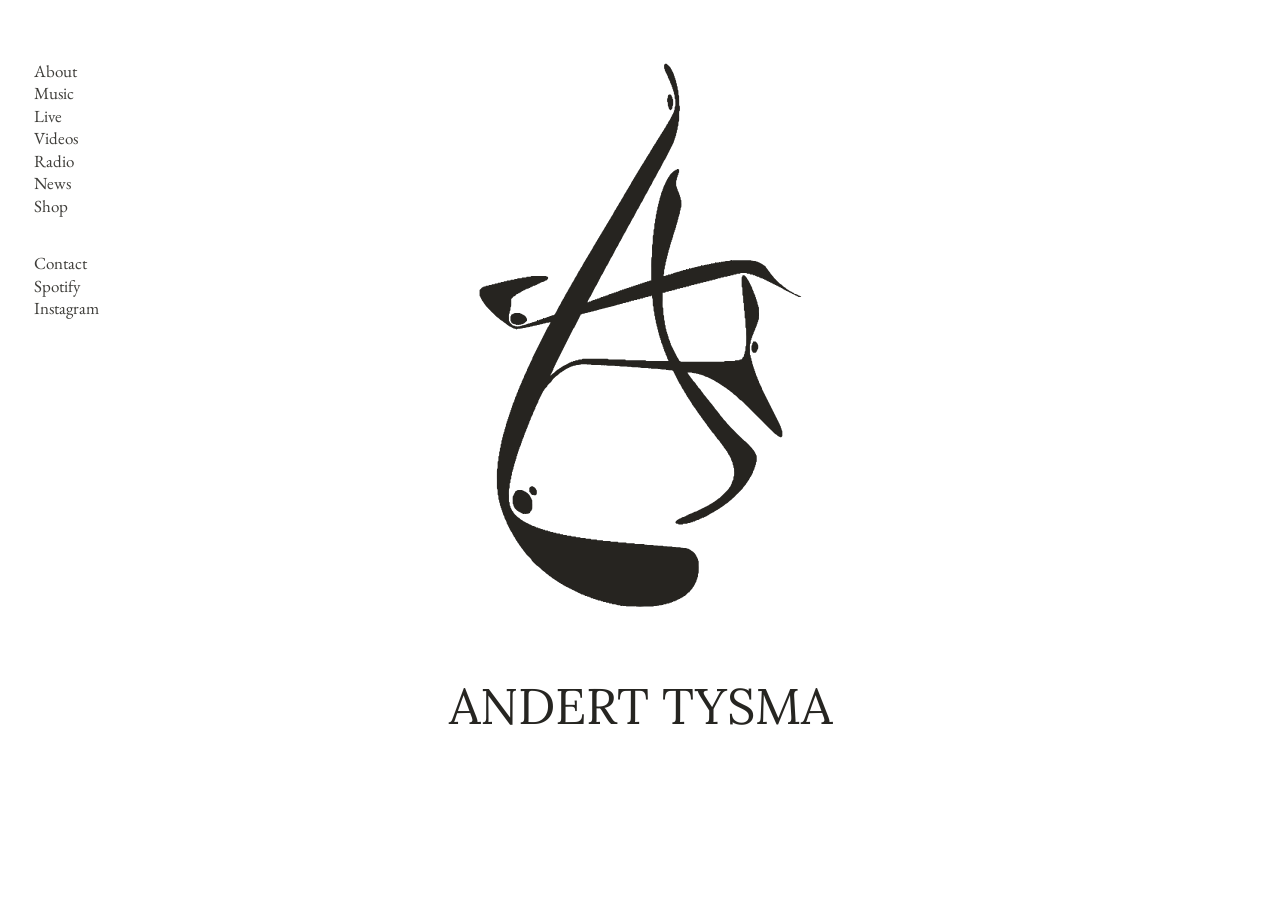
<file: index.html>
<!DOCTYPE html>
<html lang="en">
<head>
  <meta charset="utf-8">
  <meta name="viewport" content="width=device-width, initial-scale=1">
  <title>Andert Tysma</title>
  <meta name="description" content="Andert Tysma — Dutch composer and pianist.">
  <meta property="og:title" content="Andert Tysma">
  <meta property="og:image" content="assets/parallels-cover-1200.jpg">
  <link rel="icon" type="image/svg+xml" href="assets/at-logo.svg">
  <link rel="preconnect" href="https://fonts.googleapis.com">
  <link rel="preconnect" href="https://fonts.gstatic.com" crossorigin>
  <link href="https://fonts.googleapis.com/css2?family=EB+Garamond:ital,wght@0,400;0,500;1,400&family=Lora:wght@400&display=swap" rel="stylesheet">
  <link rel="stylesheet" href="style.css">
</head>
<body>
  <div class="site">
    <nav class="side side--home" aria-label="Main">
      <ul>
        <li><a href="about.html">About</a></li>
        <li><a href="music.html">Music</a></li>
        <li><a href="live.html">Live</a></li>
        <li><a href="videos.html">Videos</a></li>
        <li><a href="radio.html">Radio</a></li>
        <li><a href="news.html">News</a></li>
        <li><a href="shop.html">Shop</a></li>
      </ul>
      <ul>
        <li><a href="contact.html">Contact</a></li>
        <li><a href="https://open.spotify.com/artist/7K5Ed9APcbqH6erstMpdcM" target="_blank" rel="noopener">Spotify</a></li>
        <li><a href="https://www.instagram.com/anderttysma/" target="_blank" rel="noopener">Instagram</a></li>
      </ul>
    </nav>

    <main class="content content--home">
      <!-- Home: large logo centred on the page, name underneath -->
      <div class="home-hero">
      <a class="home-logo" href="music.html" aria-label="Andert Tysma — listen">
        <svg viewBox="0 0 478 806" role="img" aria-label="Andert Tysma logo"><path fill="currentColor" fill-rule="evenodd" d="M257,762.5C257.2,762 257.5,762 260.5,762C263.5,762 263.8,762 264,761.5C264.2,761 264.5,761 267,761C269.5,761 269.8,761 270,760.5C270.2,760.1 270.5,760 272,760C273.5,760 273.8,759.9 274,759.5C274.2,759.1 274.5,759 276,759C277.5,759 277.8,758.9 278,758.5C278.2,758.1 278.5,758 279.5,758C280.5,758 280.8,757.9 281,757.5C281.2,757.2 281.5,757 282,757C282.5,757 282.8,756.8 283,756.5C283.2,756.1 283.5,756 284.5,756C285.5,756 285.8,755.9 286,755.5C286.2,755.2 286.5,755 287,755C287.5,755 287.8,754.8 288,754.5C288.2,754.2 288.5,754 289,754C289.5,754 289.8,753.8 290,753.5C290.2,753.2 290.5,753 291,753C291.5,753 291.8,752.8 292,752.5C292.2,752.2 292.5,752 293,752C293.5,752 293.8,751.8 294,751.5C294.2,751.2 294.5,751 294.9,751C295.4,751 295.9,750.7 296.5,750C297.1,749.4 297.6,749 297.9,749C298.4,749 299.3,748.2 301,746.5C302.8,744.7 303.6,744 304.1,744C304.8,743.9 304.9,743.8 304.9,743.1C305,742.6 305.6,741.9 307,740.5C308.4,739.1 309,738.4 309,738C309,737.6 309.4,737 310,736.5C310.7,735.9 311,735.4 311,735C311,734.5 311.2,734.2 311.5,734C311.8,733.8 312,733.5 312,733C312,732.5 312.2,732.2 312.5,732C312.8,731.8 313,731.5 313,731C313,730.5 313.2,730.2 313.5,730C313.9,729.8 314,729.5 314,728.5C314,727.5 314.1,727.2 314.5,727C314.9,726.8 315,726.5 315,725.5C315,724.5 315.1,724.2 315.5,724C315.9,723.8 316,723.5 316,721.5C316,719.5 316.1,719.2 316.5,719C317,718.8 317,718.5 317,710.5C317,702.5 317,702.2 316.5,702C316.1,701.8 316,701.5 316,700.5C316,699.5 315.9,699.2 315.5,699C315.2,698.8 315,698.5 315,698C315,697.5 314.8,697.2 314.5,697C314.2,696.8 314,696.5 314,696C314,695.5 313.8,695.2 313.5,695C313.2,694.9 313,694.5 313,694.1C313,693.3 308.8,689 307.9,689C307.6,689 307,688.6 306.5,688C305.9,687.3 305.4,687 304.9,687C304.5,687 304.2,686.8 304,686.5C303.8,686.1 303.5,686 302.5,686C301.5,686 301.2,685.9 301,685.5C300.8,685 300.5,685 297,685C293.5,685 293.2,685 293,684.5C292.8,684 292.5,684 287.5,684C282.5,684 282.2,684 282,683.5C281.8,683 281.5,683 276,683C270.5,683 270.2,683 270,682.5C269.8,682 269.5,682 263.5,682C257.5,682 257.2,682 257,681.5C256.8,681 256.5,681 251,681C245.5,681 245.2,681 245,680.5C244.8,680 244.5,680 238.5,680C232.5,680 232.2,680 232,679.5C231.8,679 231.5,679 226.5,679C221.5,679 221.2,679 221,678.5C220.8,678 220.5,678 215.5,678C210.5,678 210.2,678 210,677.5C209.8,677 209.5,677 205,677C200.5,677 200.2,677 200,676.5C199.8,676 199.5,676 195,676C190.5,676 190.2,676 190,675.5C189.8,675 189.5,675 186,675C182.5,675 182.2,675 182,674.5C181.8,674 181.5,674 178,674C174.5,674 174.2,674 174,673.5C173.8,673 173.5,673 170.5,673C167.5,673 167.2,673 167,672.5C166.8,672 166.5,672 163.5,672C160.5,672 160.2,672 160,671.5C159.8,671 159.5,671 157,671C154.5,671 154.2,671 154,670.5C153.8,670 153.5,670 151,670C148.5,670 148.2,670 148,669.5C147.8,669 147.5,669 145,669C142.5,669 142.2,669 142,668.5C141.8,668 141.5,668 139.5,668C137.5,668 137.2,668 137,667.5C136.8,667.1 136.5,667 135,667C133.5,667 133.2,666.9 133,666.5C132.8,666 132.5,666 130.5,666C128.5,666 128.2,666 128,665.5C127.8,665.1 127.5,665 126,665C124.5,665 124.2,664.9 124,664.5C123.8,664.1 123.5,664 122,664C120.5,664 120.2,663.9 120,663.5C119.8,663.1 119.5,663 118.5,663C117.5,663 117.2,662.9 117,662.5C116.8,662.1 116.5,662 115,662C113.5,662 113.2,661.9 113,661.5C112.8,661.1 112.5,661 111.5,661C110.5,661 110.2,660.9 110,660.5C109.8,660.1 109.5,660 108.5,660C107.5,660 107.2,659.9 107,659.5C106.8,659.1 106.5,659 105.5,659C104.5,659 104.2,658.9 104,658.5C103.8,658.1 103.5,658 102.5,658C101.5,658 101.2,657.9 101,657.5C100.8,657.2 100.5,657 100,657C99.5,657 99.2,656.8 99,656.5C98.8,656.1 98.5,656 97.5,656C96.5,656 96.2,655.9 96,655.5C95.8,655.2 95.5,655 95,655C94.5,655 94.2,654.8 94,654.5C93.8,654.2 93.5,654 93,654C92.5,654 92.2,653.8 92,653.5C91.8,653.2 91.5,653 91,653C90.5,653 90.2,652.8 90,652.5C89.8,652.2 89.5,652 89,652C88.5,652 88.2,651.8 88,651.5C87.8,651.2 87.5,651 87,651C86.5,651 86.2,650.8 86,650.5C85.8,650.2 85.5,650 85,650C84.6,650 84.1,649.7 83.5,649C83,648.4 82.4,648 82,648C81.7,648 81,647.5 80,646.5C79.1,645.6 78.3,645 78,645C77.3,645 71,638.7 71,638C71,637.6 70.6,637 70,636.5C69.3,635.9 69,635.4 69,635C69,634.5 68.8,634.2 68.5,634C68.2,633.8 68,633.5 68,633C68,632.5 67.8,632.2 67.5,632C67.1,631.8 67,631.5 67,630.5C67,629.5 66.9,629.2 66.5,629C66,628.8 66,628.5 66,626.5C66,624.5 66,624.2 65.5,624C65,623.8 65,623.5 65,615C65,606.5 65,606.2 65.5,606C66,605.8 66,605.5 66,602.5C66,599.5 66,599.2 66.5,599C67,598.8 67,598.5 67,596.5C67,594.5 67,594.2 67.5,594C68,593.8 68,593.5 68,591.5C68,589.5 68,589.2 68.5,589C69,588.8 69,588.5 69,586.5C69,584.5 69,584.2 69.5,584C69.9,583.8 70,583.5 70,582.5C70,581.5 70.1,581.2 70.5,581C70.9,580.8 71,580.5 71,579C71,577.5 71.1,577.2 71.5,577C71.9,576.8 72,576.5 72,575C72,573.5 72.1,573.2 72.5,573C72.9,572.8 73,572.5 73,571.5C73,570.5 73.1,570.2 73.5,570C73.9,569.8 74,569.5 74,568.5C74,567.5 74.1,567.2 74.5,567C74.9,566.8 75,566.5 75,565C75,563.5 75.1,563.2 75.5,563C75.9,562.8 76,562.5 76,561.5C76,560.5 76.1,560.2 76.5,560C76.9,559.8 77,559.5 77,558.5C77,557.5 77.1,557.2 77.5,557C77.9,556.8 78,556.5 78,555.5C78,554.5 78.1,554.2 78.5,554C78.9,553.8 79,553.5 79,552.5C79,551.5 79.1,551.2 79.5,551C79.8,550.8 80,550.5 80,550C80,549.5 80.2,549.2 80.5,549C80.9,548.8 81,548.5 81,547.5C81,546.5 81.1,546.2 81.5,546C81.9,545.8 82,545.5 82,544.5C82,543.5 82.1,543.2 82.5,543C82.9,542.8 83,542.5 83,541.5C83,540.5 83.1,540.2 83.5,540C83.8,539.8 84,539.5 84,539C84,538.5 84.2,538.2 84.5,538C84.9,537.8 85,537.5 85,536.5C85,535.5 85.1,535.2 85.5,535C85.9,534.8 86,534.5 86,533.5C86,532.5 86.1,532.2 86.5,532C86.8,531.8 87,531.5 87,531C87,530.5 87.2,530.2 87.5,530C87.9,529.8 88,529.5 88,528.5C88,527.5 88.1,527.2 88.5,527C88.8,526.8 89,526.5 89,526C89,525.5 89.2,525.2 89.5,525C89.9,524.8 90,524.5 90,523.5C90,522.5 90.1,522.2 90.5,522C90.8,521.8 91,521.5 91,521C91,520.5 91.2,520.2 91.5,520C91.9,519.8 92,519.5 92,518.5C92,517.5 92.1,517.2 92.5,517C92.8,516.8 93,516.5 93,516C93,515.5 93.2,515.2 93.5,515C93.9,514.8 94,514.5 94,513.5C94,512.5 94.1,512.2 94.5,512C94.8,511.8 95,511.5 95,511C95,510.5 95.2,510.2 95.5,510C95.8,509.8 96,509.5 96,509C96,508.5 96.2,508.2 96.5,508C96.9,507.8 97,507.5 97,506.5C97,505.5 97.1,505.2 97.5,505C97.8,504.8 98,504.5 98,504C98,503.5 98.2,503.2 98.5,503C98.8,502.8 99,502.5 99,502C99,501.5 99.2,501.2 99.5,501C99.9,500.8 100,500.5 100,499.5C100,498.5 100.1,498.2 100.5,498C100.8,497.8 101,497.5 101,497C101,496.5 101.2,496.2 101.5,496C101.8,495.8 102,495.5 102,495C102,494.5 102.2,494.2 102.5,494C102.8,493.8 103,493.5 103,493C103,492.5 103.2,492.2 103.5,492C103.9,491.8 104,491.5 104,490.5C104,489.5 104.1,489.2 104.5,489C104.8,488.8 105,488.5 105,488C105,487.5 105.2,487.2 105.5,487C105.8,486.8 106,486.5 106,486C106,485.5 106.2,485.2 106.5,485C106.8,484.8 107,484.5 107,484C107,483.5 107.2,483.2 107.5,483C107.8,482.8 108,482.5 108,482C108,481.5 108.2,481.2 108.5,481C108.8,480.8 109,480.5 109,480C109,479.5 109.2,479.2 109.5,479C109.8,478.8 110,478.5 110,478.1C110,477.6 110.3,477.1 111,476.5C111.6,475.9 112,475.4 112,475.1C112,474.6 112.6,473.8 114,472.5C115.3,471.2 116,470.4 116,470C116,469.6 117,468.4 119,466.5C120.9,464.6 122,463.4 122,463C122,462.3 128.3,456 129,456C129.3,456 130.3,455.2 131.5,454C132.8,452.6 133.7,452 134.1,452C134.4,452 134.9,451.6 135.5,451C136.1,450.4 136.6,450 137,450C137.4,450 137.9,449.6 138.5,449C139.1,448.3 139.6,448 140.1,448C140.5,448 140.8,447.8 141,447.5C141.2,447.2 141.5,447 142,447C142.5,447 142.8,446.8 143,446.5C143.2,446.2 143.5,446 144,446C144.5,446 144.8,445.8 145,445.5C145.2,445.2 145.5,445 146,445C146.5,445 146.8,444.8 147,444.5C147.2,444.1 147.5,444 148.5,444C149.5,444 149.8,443.9 150,443.5C150.2,443.1 150.5,443 152,443C153.5,443 153.8,442.9 154,442.5C154.2,442.1 154.5,442 157,442C159.5,442 159.8,441.9 160,441.5C160.2,441 160.5,441 164.5,441C168.5,441 168.8,441 169,441.5C169.2,442 169.5,442 178.5,442C187.5,442 187.8,442 188,442.5C188.2,443 188.5,443 197,443C205.5,443 205.8,443 206,443.5C206.2,444 206.5,444 214,444C221.5,444 221.8,444 222,444.5C222.2,445 222.5,445 229.5,445C236.5,445 236.8,445 237,445.5C237.2,446 237.5,446 243.5,446C249.5,446 249.8,446 250,446.5C250.2,447 250.5,447 256.5,447C262.5,447 262.8,447 263,447.5C263.2,448 263.5,448 268.5,448C273.5,448 273.8,448 274,448.5C274.2,449 274.5,449 277.9,449L281.5,449L282.8,450.2C283.6,451.1 284,451.7 284,452.1C284,452.5 284.2,452.9 284.5,453C284.8,453.2 285,453.5 285,454C285,454.5 285.2,454.8 285.5,455C285.8,455.2 286,455.5 286,456C286,456.5 286.2,456.8 286.5,457C286.8,457.2 287,457.5 287,458C287,458.5 287.2,458.8 287.5,459C287.8,459.2 288,459.5 288,460C288,460.5 288.2,460.8 288.5,461C288.8,461.2 289,461.5 289,462C289,462.5 289.2,462.8 289.5,463C289.8,463.2 290,463.5 290,464C290,464.5 290.2,464.8 290.5,465C290.8,465.2 291,465.5 291,465.9C291,466.4 291.3,466.9 292,467.5C292.7,468.1 293,468.6 293,469.1C293,469.5 293.2,469.8 293.5,470C293.8,470.2 294,470.5 294,471C294,471.5 294.2,471.8 294.5,472C294.8,472.2 295,472.5 295,472.9C295,473.4 295.3,473.9 296,474.5C296.7,475.1 297,475.6 297,476.1C297,476.5 297.2,476.8 297.5,477C297.8,477.2 298,477.5 298,477.9C298,478.4 298.3,478.9 299,479.5C299.7,480.1 300,480.6 300,481.1C300,481.5 300.2,481.8 300.5,482C300.8,482.2 301,482.5 301,482.9C301,483.4 301.3,483.9 302,484.5C302.6,485.1 303,485.6 303,486C303,486.4 303.4,486.9 304,487.5C304.6,488.1 305,488.6 305,489C305,489.4 305.4,489.9 306,490.5C306.7,491.1 307,491.6 307,492.1C307,492.5 307.2,492.8 307.5,493C307.8,493.2 308,493.5 308,493.9C308,494.4 308.3,494.9 309,495.5C309.6,496.1 310,496.6 310,497C310,497.4 310.5,498.1 311.5,499C312.5,499.9 313,500.6 313,501C313,501.4 313.4,501.9 314,502.5C314.6,503.1 315,503.6 315,504C315,504.4 315.4,504.9 316,505.5C316.6,506.1 317,506.6 317,507C317,507.4 317.5,508.1 318.5,509C319.5,509.9 320,510.6 320,511C320,511.4 320.4,511.9 321,512.5C321.6,513 322,513.6 322,514C322,514.4 322.5,515 323.5,516C324.4,516.9 325,517.6 325,518C325,518.4 325.6,519.1 326.5,520C327.4,520.9 328,521.6 328,522C328,522.4 328.6,523.1 329.5,524C330.4,524.9 331,525.6 331,526C331,526.4 331.6,527.1 332.5,528C333.4,528.9 334,529.6 334,530C334,530.4 334.7,531.2 336,532.5C337.3,533.8 338,534.6 338,535C338,535.4 338.6,536.1 339.5,537C340.4,537.9 341,538.6 341,539C341,539.4 341.7,540.2 343,541.5C344.3,542.8 345,543.6 345,544C345,544.4 345.6,545.1 346.5,546C347.5,547 348,547.6 348,548C348,548.4 348.4,549 349,549.5C349.6,550 350,550.6 350,551C350,551.4 350.5,552 351.5,553C352.5,554 353,554.6 353,555C353,555.4 353.4,556 354,556.5C354.7,557.1 355,557.6 355,558C355,558.5 355.2,558.8 355.5,559C355.8,559.2 356,559.5 356,560C356,560.4 356.3,560.9 357,561.5C357.7,562.1 358,562.6 358,563C358,563.5 358.2,563.8 358.5,564C358.8,564.2 359,564.5 359,565C359,565.5 359.2,565.8 359.5,566C359.9,566.2 360,566.5 360,567.5C360,568.5 360.1,568.8 360.5,569C360.8,569.2 361,569.5 361,570C361,570.5 361.2,570.8 361.5,571C361.9,571.2 362,571.5 362,573C362,574.5 362.1,574.8 362.5,575C362.9,575.2 363,575.5 363,577C363,578.5 363.1,578.8 363.5,579C364,579.2 364,579.5 364,584.5C364,589.5 364,589.8 363.5,590C363.1,590.2 363,590.5 363,592.5C363,594.5 362.9,594.8 362.5,595C362.2,595.2 362,595.5 362,596C362,596.5 361.8,596.8 361.5,597C361.1,597.2 361,597.5 361,598.5C361,599.5 360.9,599.8 360.5,600C360.2,600.2 360,600.5 360,601C360,601.5 359.8,601.8 359.5,602C359.2,602.2 359,602.5 359,603C359,603.4 358.7,603.9 358,604.5C357.4,605 357,605.6 357,606C357,606.7 344.8,619 344,619C343.6,619 342.9,619.6 342,620.5C341.1,621.5 340.4,622 340,622C339.6,622 339.1,622.4 338.5,623C337.9,623.6 337.4,624 337,624C336.6,624 336.1,624.4 335.5,625C334.9,625.7 334.4,626 333.9,626C333.5,626 333.2,626.2 333,626.5C332.8,626.8 332.5,627 332.1,627C331.6,627 331.1,627.3 330.5,628C329.9,628.7 329.4,629 328.9,629C328.5,629 328.2,629.2 328,629.5C327.8,629.8 327.5,630 327,630C326.5,630 326.2,630.2 326,630.5C325.8,630.8 325.5,631 325,631C324.5,631 324.2,631.2 324,631.5C323.8,631.8 323.5,632 323,632C322.5,632 322.2,632.2 322,632.5C321.8,632.8 321.5,633 321,633C320.5,633 320.2,633.2 320,633.5C319.8,633.8 319.5,634 319,634C318.5,634 318.2,634.2 318,634.5C317.8,634.8 317.5,635 317,635C316.5,635 316.2,635.2 316,635.5C315.8,635.8 315.5,636 315,636C314.5,636 314.2,636.2 314,636.5C313.8,636.9 313.5,637 312.5,637C311.5,637 311.2,637.1 311,637.5C310.8,637.8 310.5,638 310,638C309.5,638 309.2,638.2 309,638.5C308.8,638.8 308.5,639 308,639C307.5,639 307.2,639.2 307,639.5C306.8,639.9 306.5,640 305.5,640C304.5,640 304.2,640.1 304,640.5C303.8,640.8 303.5,641 303,641C302.5,641 302.2,641.2 302,641.5C301.8,641.8 301.5,642 301,642C300.5,642 300.2,642.2 300,642.5C299.8,642.8 299.5,643 299,643C298.5,643 298.2,643.2 298,643.5C297.8,643.9 297.5,644 296.5,644C295.5,644 295.2,644.1 295,644.5C294.8,644.8 294.5,645 294,645C293.5,645 293.2,645.2 293,645.5C292.8,645.8 292.5,646 292,646C291.5,646 291.2,646.2 291,646.5C290.9,646.8 290.5,647 290.1,647C289.3,647 286,650.2 286,651C286,651.3 286.3,651.9 286.7,652.3C287.3,652.9 287.7,653 288.6,653C289.5,653 289.8,653.1 290,653.5C290.2,654 290.5,654 293,654C295.5,654 295.8,654 296,653.5C296.2,653 296.5,653 299,653C301.5,653 301.8,653 302,652.5C302.2,652.1 302.5,652 304,652C305.5,652 305.8,651.9 306,651.5C306.2,651.1 306.5,651 307.5,651C308.5,651 308.8,650.9 309,650.5C309.2,650.1 309.5,650 310.5,650C311.5,650 311.8,649.9 312,649.5C312.2,649.2 312.5,649 313,649C313.5,649 313.8,648.8 314,648.5C314.2,648.1 314.5,648 315.5,648C316.5,648 316.8,647.9 317,647.5C317.2,647.2 317.5,647 318,647C318.5,647 318.8,646.8 319,646.5C319.2,646.2 319.5,646 320,646C320.5,646 320.8,645.8 321,645.5C321.2,645.1 321.5,645 322.5,645C323.5,645 323.8,644.9 324,644.5C324.2,644.2 324.5,644 325,644C325.5,644 325.8,643.8 326,643.5C326.2,643.2 326.5,643 327,643C327.5,643 327.8,642.8 328,642.5C328.2,642.2 328.5,642 328.9,642C329.4,642 329.9,641.7 330.5,641C331.1,640.3 331.6,640 332.1,640C332.5,640 332.8,639.8 333,639.5C333.2,639.2 333.5,639 334,639C334.5,639 334.8,638.8 335,638.5C335.2,638.2 335.5,638 335.9,638C336.4,638 336.9,637.7 337.5,637C338.1,636.3 338.6,636 339.1,636C339.5,636 339.8,635.8 340,635.5C340.2,635.2 340.5,635 340.9,635C341.4,635 341.9,634.7 342.5,634C343.1,633.4 343.6,633 344,633C344.4,633 344.9,632.6 345.5,632C346.1,631.4 346.6,631 347,631C347.4,631 347.9,630.6 348.5,630C349.1,629.4 349.6,629 350,629C350.4,629 351.1,628.5 352,627.5C352.9,626.5 353.6,626 354,626C354.4,626 355.2,625.3 356.5,624C357.7,622.8 358.6,622 359,622C359.7,622 376,605.7 376,605C376,604.6 376.8,603.7 378,602.5C379.4,601.2 380,600.4 380,600C380,599.6 380.4,599 381,598.5C381.6,597.9 382,597.4 382,597C382,596.6 382.4,596.1 383,595.5C383.7,594.9 384,594.4 384,594C384,593.5 384.2,593.2 384.5,593C384.8,592.8 385,592.5 385,592C385,591.6 385.3,591.1 386,590.5C386.7,589.9 387,589.4 387,589C387,588.5 387.2,588.2 387.5,588C387.8,587.8 388,587.5 388,587C388,586.5 388.2,586.2 388.5,586C388.9,585.8 389,585.5 389,584.5C389,583.5 389.1,583.2 389.5,583C389.8,582.8 390,582.5 390,582C390,581.5 390.2,581.2 390.5,581C390.9,580.8 391,580.5 391,579.5C391,578.5 391.1,578.2 391.5,578C391.9,577.8 392,577.5 392,576.5C392,575.5 392.1,575.2 392.5,575C392.9,574.8 393,574.5 393,573C393,571.5 393.1,571.2 393.5,571C394,570.8 394,570.5 394,566.5C394,562.5 394,562.2 393.5,562C393.2,561.8 393,561.5 393,561C393,560.5 392.8,560.2 392.5,560C392.2,559.8 392,559.5 392,559C392,558.5 391.8,558.2 391.5,558C391.2,557.9 391,557.5 391,557.1C391,556.6 390.6,556 389.5,555C388.6,554.1 388,553.4 388,553C388,552.3 378.7,543 378,543C377.3,543 354,519.7 354,519C354,518.6 353.1,517.5 351.5,516C349.9,514.4 349,513.4 349,513C349,512.6 348.3,511.8 347,510.5C345.7,509.2 345,508.4 345,508C345,507.6 344.4,506.9 343.5,506C342.6,505.1 342,504.4 342,504C342,503.6 341.3,502.8 340,501.5C338.7,500.2 338,499.4 338,499C338,498.6 337.4,497.9 336.5,497C335.6,496.1 335,495.4 335,495C335,494.6 334.3,493.8 333,492.5C331.7,491.2 331,490.4 331,490C331,489.6 330.3,488.8 329,487.5C327.7,486.2 327,485.4 327,485C327,484.6 326.3,483.8 325,482.5C323.7,481.2 323,480.4 323,480C323,479.6 322.4,478.9 321.5,478C320.6,477.1 320,476.4 320,476C320,475.6 319.3,474.8 318,473.5C316.7,472.2 316,471.4 316,471C316,470.6 315.4,469.9 314.5,469C313.6,468.1 313,467.4 313,467C313,466.6 312.3,465.8 311,464.5C309.7,463.2 309,462.4 309,462C309,461.6 308.4,460.9 307.5,460C306.6,459.1 306,458.4 306,458C306,457.6 305.4,456.9 304.5,456C303.4,454.9 303,454.4 303,453.9C303,453.4 302.9,453.2 302.5,453.1C302.2,453 302,452.8 302.1,452.5C302.1,452.2 302.6,452.1 304.9,452.1C307.5,452 307.8,452 308,452.5C308.2,452.9 308.5,453 311,453C313.5,453 313.8,453.1 314,453.5C314.2,453.9 314.5,454 316,454C317.5,454 317.8,454.1 318,454.5C318.2,454.9 318.5,455 319.5,455C320.5,455 320.8,455.1 321,455.5C321.2,455.9 321.5,456 322.5,456C323.5,456 323.8,456.1 324,456.5C324.2,456.8 324.5,457 325,457C325.5,457 325.8,457.2 326,457.5C326.2,457.9 326.5,458 327.5,458C328.5,458 328.8,458.1 329,458.5C329.2,458.8 329.5,459 330,459C330.5,459 330.8,459.2 331,459.5C331.2,459.8 331.5,460 332,460C332.5,460 332.8,460.2 333,460.5C333.2,460.8 333.5,461 334,461C334.5,461 334.8,461.2 335,461.5C335.2,461.8 335.5,462 336,462C336.5,462 336.8,462.2 337,462.5C337.2,462.8 337.5,463 337.9,463C338.4,463 338.9,463.3 339.5,464C340.1,464.7 340.6,465 341.1,465C341.5,465 341.8,465.2 342,465.5C342.2,465.8 342.5,466 342.9,466C343.4,466 343.9,466.3 344.5,467C345.1,467.6 345.6,468 346,468C346.4,468 346.9,468.4 347.5,469C348.1,469.6 348.6,470 349,470C349.4,470 349.9,470.4 350.5,471C351.1,471.6 351.6,472 352,472C352.4,472 353.1,472.5 354,473.5C354.9,474.4 355.6,475 356,475C356.4,475 357.1,475.6 358,476.5C358.9,477.4 359.6,478 360,478C360.4,478 361.2,478.7 362.5,480C363.8,481.3 364.6,482 365,482C365.4,482 366.7,483.2 369,485.5C371.2,487.8 372.6,489 373,489C373.4,489 380.8,496.2 396,511.5C411.7,527.2 418.6,534 419,534C419.4,534 420.1,534.6 421,535.5C422,536.6 422.6,537 423.1,537C423.5,537 423.9,537.2 424,537.5C424.2,537.9 424.5,538 425.4,538C426.3,538 426.7,537.9 427.3,537.3L428,536.5L428,532.9C428,529.5 428,529.2 427.5,529C427.1,528.8 427,528.5 427,527.5C427,526.5 426.9,526.2 426.5,526C426.1,525.8 426,525.5 426,524.5C426,523.5 425.9,523.2 425.5,523C425.2,522.8 425,522.5 425,522C425,521.5 424.8,521.2 424.5,521C424.2,520.8 424,520.5 424,520C424,519.5 423.8,519.2 423.5,519C423.2,518.8 423,518.5 423,518C423,517.5 422.8,517.2 422.5,517C422.2,516.8 422,516.5 422,516C422,515.5 421.8,515.2 421.5,515C421.2,514.8 421,514.5 421,514C421,513.5 420.8,513.2 420.5,513C420.2,512.8 420,512.5 420,512C420,511.5 419.8,511.2 419.5,511C419.2,510.8 419,510.5 419,510C419,509.5 418.8,509.2 418.5,509C418.2,508.8 418,508.5 418,508C418,507.5 417.8,507.2 417.5,507C417.2,506.8 417,506.5 417,506C417,505.5 416.8,505.2 416.5,505C416.2,504.8 416,504.5 416,504C416,503.5 415.8,503.2 415.5,503C415.2,502.8 415,502.5 415,502C415,501.5 414.8,501.2 414.5,501C414.2,500.8 414,500.5 414,500C414,499.5 413.8,499.2 413.5,499C413.2,498.8 413,498.5 413,498C413,497.5 412.8,497.2 412.5,497C412.2,496.8 412,496.5 412,496C412,495.5 411.8,495.2 411.5,495C411.2,494.8 411,494.5 411,494C411,493.5 410.8,493.2 410.5,493C410.2,492.8 410,492.5 410,492C410,491.5 409.8,491.2 409.5,491C409.2,490.8 409,490.5 409,490C409,489.5 408.8,489.2 408.5,489C408.2,488.8 408,488.5 408,488C408,487.5 407.8,487.2 407.5,487C407.2,486.8 407,486.5 407,486C407,485.5 406.8,485.2 406.5,485C406.2,484.8 406,484.5 406,484C406,483.5 405.8,483.2 405.5,483C405.2,482.8 405,482.5 405,482C405,481.5 404.8,481.2 404.5,481C404.2,480.8 404,480.5 404,480C404,479.5 403.8,479.2 403.5,479C403.2,478.8 403,478.5 403,478C403,477.5 402.8,477.2 402.5,477C402.2,476.8 402,476.5 402,476C402,475.5 401.8,475.2 401.5,475C401.1,474.8 401,474.5 401,473.5C401,472.5 400.9,472.2 400.5,472C400.2,471.8 400,471.5 400,471C400,470.5 399.8,470.2 399.5,470C399.2,469.8 399,469.5 399,469C399,468.5 398.8,468.2 398.5,468C398.2,467.8 398,467.5 398,467C398,466.5 397.8,466.2 397.5,466C397.1,465.8 397,465.5 397,464.5C397,463.5 396.9,463.2 396.5,463C396.2,462.8 396,462.5 396,462C396,461.5 395.8,461.2 395.5,461C395.1,460.8 395,460.5 395,459.5C395,458.5 394.9,458.2 394.5,458C394.2,457.8 394,457.5 394,457C394,456.5 393.8,456.2 393.5,456C393.1,455.8 393,455.5 393,454.5C393,453.5 392.9,453.2 392.5,453C392.1,452.8 392,452.5 392,451.5C392,450.5 391.9,450.2 391.5,450C391.1,449.8 391,449.5 391,448.5C391,447.5 390.9,447.2 390.5,447C390.1,446.8 390,446.5 390,445.5C390,444.5 389.9,444.2 389.5,444C389.1,443.8 389,443.5 389,442.5C389,441.5 388.9,441.2 388.5,441C388.1,440.8 388,440.5 388,439C388,437.5 387.9,437.2 387.5,437C387.1,436.8 387,436.5 387,435C387,433.5 386.9,433.2 386.5,433C386.1,432.8 386,432.5 386,431C386,429.5 385.9,429.2 385.5,429C385,428.8 385,428.5 385,421.5C385,414.5 385,414.2 385.5,414C385.9,413.8 386,413.5 386,411.5C386,409.5 386.1,409.2 386.5,409C386.9,408.8 387,408.5 387,407.5C387,406.5 387.1,406.2 387.5,406C387.9,405.8 388,405.5 388,404.5C388,403.5 388.1,403.2 388.5,403C388.8,402.8 389,402.5 389,402C389,401.5 389.2,401.2 389.5,401C389.9,400.8 390,400.5 390,399.5C390,398.5 390.1,398.2 390.5,398C390.8,397.8 391,397.5 391,397C391,396.5 391.2,396.2 391.5,396C391.9,395.8 392,395.5 392,394.5C392,393.5 392.1,393.2 392.5,393C392.8,392.8 393,392.5 393,392C393,391.5 393.2,391.2 393.5,391C393.9,390.8 394,390.5 394,389.5C394,388.5 394.1,388.2 394.5,388C394.9,387.8 395,387.5 395,386.5C395,385.5 395.1,385.2 395.5,385C395.9,384.8 396,384.5 396,383.5C396,382.5 396.1,382.2 396.5,382C397,381.8 397,381.5 397,373.5C397,365.5 397,365.2 396.5,365C396.1,364.8 396,364.5 396,363.5C396,362.5 395.9,362.2 395.5,362C395.1,361.8 395,361.5 395,360C395,358.5 394.9,358.2 394.5,358C394.1,357.8 394,357.5 394,356.5C394,355.5 393.9,355.2 393.5,355C393.1,354.8 393,354.5 393,353.5C393,352.5 392.9,352.2 392.5,352C392.1,351.8 392,351.5 392,350.5C392,349.5 391.9,349.2 391.5,349C391.2,348.8 391,348.5 391,348C391,347.5 390.8,347.2 390.5,347C390.1,346.8 390,346.5 390,345.5C390,344.5 389.9,344.2 389.5,344C389.2,343.8 389,343.5 389,343C389,342.5 388.8,342.2 388.5,342C388.1,341.8 388,341.5 388,340.5C388,339.5 387.9,339.2 387.5,339C387.2,338.8 387,338.5 387,338C387,337.5 386.8,337.2 386.5,337C386.2,336.8 386,336.5 386,336C386,335.5 385.8,335.2 385.5,335C385.2,334.8 385,334.5 385,334C385,333.5 384.8,333.2 384.5,333C384.2,332.8 384,332.5 384,332C384,331.5 383.8,331.2 383.5,331C383.2,330.8 383,330.5 383,330.1C383,329.6 382.7,329.1 382,328.5C381.4,328 381,327.4 381,327.1C381,326.7 380.4,325.9 379.2,324.7C377.5,323 377.5,323 376.3,323.1C375.2,323.1 375.1,323.1 375.1,323.9C375,324.4 374.8,324.9 374.5,325C374,325.2 374,325.6 374,332C374,338.5 374,338.8 374.5,339C375,339.2 375,339.5 375,344.5C375,349.5 375,349.8 375.5,350C376,350.2 376,350.5 376,355C376,359.5 376,359.8 376.5,360C377,360.2 377,360.5 377,365C377,369.5 377,369.8 377.5,370C378,370.2 378,370.5 378,375C378,379.5 378,379.8 378.5,380C379,380.2 379,380.5 379,386.5C379,392.5 379,392.8 379.5,393C380,393.2 380,393.5 380,405C380,416.5 380,416.8 379.5,417C379.1,417.2 379,417.5 379,420.5C379,423.5 378.9,423.8 378.5,424C378.1,424.2 378,424.5 378,426C378,427.5 377.9,427.8 377.5,428C377.1,428.2 377,428.5 377,429.4C377,430.5 376.9,430.7 376,431.5C375.4,432.1 375,432.6 375,432.9C375,433.3 374.7,433.9 374.3,434.3C373.7,434.9 373.3,435 372.4,435C371.5,435 371.2,435.1 371,435.5C370.8,435.9 370.5,436 368,436C365.5,436 365.2,436.1 365,436.5C364.8,437 364.5,437 358,437C351.5,437 351.2,437 351,437.5C350.7,438 350.5,438 322,438C293.8,438 293.2,438 293,437.5C292.9,437.2 292.4,437 291.9,436.9C291.2,436.9 291.1,436.8 291.1,436.1C291,435.6 290.8,435.1 290.5,435C290.2,434.8 290,434.5 290,434.1C290,433.6 289.7,433.1 289,432.5C288.3,431.9 288,431.4 288,430.9C288,430.5 287.8,430.2 287.5,430C287.2,429.8 287,429.5 287,429C287,428.5 286.8,428.2 286.5,428C286.2,427.8 286,427.5 286,427C286,426.5 285.8,426.2 285.5,426C285.2,425.8 285,425.5 285,425C285,424.5 284.8,424.2 284.5,424C284.2,423.8 284,423.5 284,423C284,422.5 283.8,422.2 283.5,422C283.2,421.8 283,421.5 283,421C283,420.5 282.8,420.2 282.5,420C282.2,419.8 282,419.5 282,419C282,418.5 281.8,418.2 281.5,418C281.2,417.8 281,417.5 281,417C281,416.5 280.8,416.2 280.5,416C280.1,415.8 280,415.5 280,414.5C280,413.5 279.9,413.2 279.5,413C279.1,412.8 279,412.5 279,411.5C279,410.5 278.9,410.2 278.5,410C278.2,409.8 278,409.5 278,409C278,408.5 277.8,408.2 277.5,408C277.1,407.8 277,407.5 277,406C277,404.5 276.9,404.2 276.5,404C276.1,403.8 276,403.5 276,402.5C276,401.5 275.9,401.2 275.5,401C275.1,400.8 275,400.5 275,399.5C275,398.5 274.9,398.2 274.5,398C274.1,397.8 274,397.5 274,396C274,394.5 273.9,394.2 273.5,394C273.1,393.8 273,393.5 273,391.5C273,389.5 272.9,389.2 272.5,389C272.1,388.8 272,388.5 272,386C272,383.5 271.9,383.2 271.5,383C271.1,382.8 271,382.5 271,379.5C271,376.5 270.9,376.2 270.5,376C270,375.8 270,375.5 270,371C270,366.5 270,366.2 269.5,366C269,365.7 269,365.5 269.1,355.9L269.1,346.1L270.9,346.1C272.4,346 272.8,345.9 273,345.5C273.2,345.1 273.5,345 275,345C276.5,345 276.8,344.9 277,344.5C277.2,344.1 277.5,344 279,344C280.5,344 280.8,343.9 281,343.5C281.2,343.1 281.5,343 283,343C284.5,343 284.8,342.9 285,342.5C285.2,342.1 285.5,342 286.5,342C287.5,342 287.8,341.9 288,341.5C288.2,341.1 288.5,341 290,341C291.5,341 291.8,340.9 292,340.5C292.2,340.1 292.5,340 294,340C295.5,340 295.8,339.9 296,339.5C296.2,339.1 296.5,339 298,339C299.5,339 299.8,338.9 300,338.5C300.2,338.1 300.5,338 302,338C303.5,338 303.8,337.9 304,337.5C304.2,337.1 304.5,337 305.5,337C306.5,337 306.8,336.9 307,336.5C307.2,336.1 307.5,336 309,336C310.5,336 310.8,335.9 311,335.5C311.2,335.1 311.5,335 313,335C314.5,335 314.8,334.9 315,334.5C315.2,334.1 315.5,334 317,334C318.5,334 318.8,333.9 319,333.5C319.2,333.1 319.5,333 321,333C322.5,333 322.8,332.9 323,332.5C323.2,332.1 323.5,332 325,332C326.5,332 326.8,331.9 327,331.5C327.2,331.1 327.5,331 329,331C330.5,331 330.8,330.9 331,330.5C331.2,330.1 331.5,330 333,330C334.5,330 334.8,329.9 335,329.5C335.2,329.1 335.5,329 337,329C338.5,329 338.8,328.9 339,328.5C339.2,328.1 339.5,328 340.5,328C341.5,328 341.8,327.9 342,327.5C342.2,327.1 342.5,327 344,327C345.5,327 345.8,326.9 346,326.5C346.2,326.1 346.5,326 348,326C349.5,326 349.8,325.9 350,325.5C350.2,325.1 350.5,325 352.5,325C354.5,325 354.8,324.9 355,324.5C355.2,324.1 355.5,324 357,324C358.5,324 358.8,323.9 359,323.5C359.2,323.1 359.5,323 361,323C362.5,323 362.8,322.9 363,322.5C363.2,322.1 363.5,322 365,322C366.5,322 366.8,321.9 367,321.5C367.2,321.1 367.5,321 369.5,321C371.5,321 371.8,320.9 372,320.5C372.2,320 372.5,320 376.5,320C380.5,320 380.8,320 381,320.5C381.2,320.9 381.5,321 383,321C384.5,321 384.8,321.1 385,321.5C385.2,321.9 385.5,322 387,322C388.5,322 388.8,322.1 389,322.5C389.2,322.9 389.5,323 390.5,323C391.5,323 391.8,323.1 392,323.5C392.2,323.8 392.5,324 393,324C393.5,324 393.8,324.2 394,324.5C394.2,324.9 394.5,325 395.5,325C396.5,325 396.8,325.1 397,325.5C397.2,325.8 397.5,326 398,326C398.5,326 398.8,326.2 399,326.5C399.2,326.9 399.5,327 400.5,327C401.5,327 401.8,327.1 402,327.5C402.2,327.8 402.5,328 403,328C403.5,328 403.8,328.2 404,328.5C404.2,328.8 404.5,329 405,329C405.5,329 405.8,329.2 406,329.5C406.2,329.8 406.5,330 407,330C407.5,330 407.8,330.2 408,330.5C408.2,330.8 408.5,331 409,331C409.5,331 409.8,331.2 410,331.5C410.2,331.8 410.5,332 411,332C411.5,332 411.8,332.2 412,332.5C412.2,332.8 412.5,333 413,333C413.5,333 413.8,333.2 414,333.5C414.2,333.8 414.5,334 415,334C415.5,334 415.8,334.2 416,334.5C416.2,334.8 416.5,335 417,335C417.5,335 417.8,335.2 418,335.5C418.2,335.8 418.5,336 419,336C419.5,336 419.8,336.2 420,336.5C420.2,336.8 420.5,337 421,337C421.5,337 421.8,337.2 422,337.5C422.2,337.8 422.5,338 423,338C423.5,338 423.8,338.2 424,338.5C424.2,338.8 424.5,339 425,339C425.5,339 425.8,339.2 426,339.5C426.2,339.8 426.5,340 426.9,340C427.4,340 427.9,340.3 428.5,341C429.1,341.7 429.6,342 430.1,342C430.5,342 430.8,342.2 431,342.5C431.2,342.8 431.5,343 432,343C432.5,343 432.8,343.2 433,343.5C433.2,343.8 433.5,344 434,344C434.5,344 434.8,344.2 435,344.5C435.2,344.8 435.5,345 436,345C436.5,345 436.8,345.2 437,345.5C437.2,345.8 437.5,346 438,346C438.5,346 438.8,346.2 439,346.5C439.2,346.8 439.5,347 440,347C440.5,347 440.8,347.2 441,347.5C441.2,347.8 441.5,348 442,348C442.5,348 442.8,348.2 443,348.5C443.2,348.8 443.5,349 444,349C444.5,349 444.8,349.2 445,349.5C445.2,349.8 445.5,350 446,350C446.5,350 446.8,350.2 447,350.5C447.2,350.8 447.5,351 448,351C448.5,351 448.8,351.2 449,351.5C449.2,352 449.5,352 451.1,351.9C452.6,351.9 452.9,351.8 452.9,351.4C453,351.1 452.9,351 452.1,351C451.5,351 451.2,350.9 451,350.5C450.8,350.2 450.5,350 450,350C449.5,350 449.2,349.8 449,349.5C448.8,349.2 448.5,349 448,349C447.5,349 447.2,348.8 447,348.5C446.8,348.1 446.5,348 445.6,348C444.7,348 444.4,347.9 443.5,347C442.9,346.4 442.3,346 441.9,346C441.5,346 441.1,345.8 441,345.5C440.8,345.2 440.5,345 440,345C439.5,345 439.2,344.8 439,344.5C438.8,344.2 438.5,344 438.1,344C437.6,344 437.1,343.7 436.5,343C435.9,342.4 435.4,342 435,342C434.6,342 433.9,341.5 433,340.5C432.1,339.6 431.4,339 431,339C430.6,339 429.8,338.3 428.5,337C427.3,335.8 426.4,335 426,335C425.3,335 416,325.7 416,325C416,324.6 415.2,323.7 414,322.5C412.7,321.2 412,320.4 412,320C412,319.6 411.4,318.9 410.5,318C409.6,317.1 409,316.4 409,316C409,315.6 408.4,314.9 407.5,314C406.6,313.1 406,312.4 406,312C406,311.3 404.7,310 403.9,310C403.6,310 403.1,309.6 402.5,309C401.9,308.3 401.4,308 400.9,308C400.5,308 400.2,307.8 400,307.5C399.8,307.2 399.5,307 399,307C398.5,307 398.2,306.8 398,306.5C397.8,306.2 397.5,306 397,306C396.5,306 396.2,305.8 396,305.5C395.8,305.1 395.5,305 394.5,305C393.5,305 393.2,304.9 393,304.5C392.8,304.1 392.5,304 390,304C387.5,304 387.2,303.9 387,303.5C386.8,303 386.5,303 374,303C361.5,303 361.2,303 361,303.5C360.8,304 360.5,304 356.5,304C352.5,304 352.2,304 352,304.5C351.8,304.9 351.5,305 349,305C346.5,305 346.2,305.1 346,305.5C345.8,305.9 345.5,306 343,306C340.5,306 340.2,306.1 340,306.5C339.8,306.9 339.5,307 337.5,307C335.5,307 335.2,307.1 335,307.5C334.8,307.9 334.5,308 332.5,308C330.5,308 330.2,308.1 330,308.5C329.8,308.9 329.5,309 327.5,309C325.5,309 325.2,309.1 325,309.5C324.8,309.9 324.5,310 323,310C321.5,310 321.2,310.1 321,310.5C320.8,310.9 320.5,311 318.5,311C316.5,311 316.2,311.1 316,311.5C315.8,311.9 315.5,312 314,312C312.5,312 312.2,312.1 312,312.5C311.8,312.9 311.5,313 310,313C308.5,313 308.2,313.1 308,313.5C307.8,313.9 307.5,314 306.5,314C305.5,314 305.2,314.1 305,314.5C304.8,314.9 304.5,315 303,315C301.5,315 301.2,315.1 301,315.5C300.8,315.9 300.5,316 299,316C297.5,316 297.2,316.1 297,316.5C296.8,316.9 296.5,317 295,317C293.5,317 293.2,317.1 293,317.5C292.8,317.9 292.5,318 291.5,318C290.5,318 290.2,318.1 290,318.5C289.8,318.9 289.5,319 288,319C286.5,319 286.2,319.1 286,319.5C285.8,319.9 285.5,320 284.5,320C283.5,320 283.2,320.1 283,320.5C282.8,320.9 282.5,321 281.5,321C280.5,321 280.2,321.1 280,321.5C279.8,321.9 279.5,322 278,322C276.5,322 276.2,322.1 276,322.5C275.8,322.9 275.5,323 274.5,323C273.5,323 273.2,323.1 273,323.5C272.8,323.9 272.5,324 271.4,323.9C270.2,323.9 270.1,323.9 270.1,323.1C270,322.5 270.1,322.2 270.5,322C271,321.8 271,321.5 271,318.5C271,315.5 271.1,315.2 271.5,315C271.9,314.8 272,314.5 272,312.5C272,310.5 272.1,310.2 272.5,310C272.9,309.8 273,309.5 273,307.5C273,305.5 273.1,305.2 273.5,305C273.9,304.8 274,304.5 274,303C274,301.5 274.1,301.2 274.5,301C274.9,300.8 275,300.5 275,299C275,297.5 275.1,297.2 275.5,297C275.9,296.8 276,296.5 276,295C276,293.5 276.1,293.2 276.5,293C276.9,292.8 277,292.5 277,291C277,289.5 277.1,289.2 277.5,289C277.9,288.8 278,288.5 278,287.5C278,286.5 278.1,286.2 278.5,286C278.9,285.8 279,285.5 279,284C279,282.5 279.1,282.2 279.5,282C279.9,281.8 280,281.5 280,280.5C280,279.5 280.1,279.2 280.5,279C280.9,278.8 281,278.5 281,277.5C281,276.5 281.1,276.2 281.5,276C281.9,275.8 282,275.5 282,274.5C282,273.5 282.1,273.2 282.5,273C282.9,272.8 283,272.5 283,271C283,269.5 283.1,269.2 283.5,269C283.9,268.8 284,268.5 284,267.5C284,266.5 284.1,266.2 284.5,266C284.9,265.8 285,265.5 285,264.5C285,263.5 285.1,263.2 285.5,263C285.9,262.8 286,262.5 286,261.5C286,260.5 286.1,260.2 286.5,260C286.9,259.8 287,259.5 287,258C287,256.5 287.1,256.2 287.5,256C287.9,255.8 288,255.5 288,254.5C288,253.5 288.1,253.2 288.5,253C288.9,252.8 289,252.5 289,251C289,249.5 289.1,249.2 289.5,249C289.9,248.8 290,248.5 290,247C290,245.5 290.1,245.2 290.5,245C290.9,244.8 291,244.5 291,243.5C291,242.5 291.1,242.2 291.5,242C291.9,241.8 292,241.5 292,239.5C292,237.5 292.1,237.2 292.5,237C292.9,236.8 293,236.5 293,235C293,233.5 293.1,233.2 293.5,233C294,232.8 294,232.5 294,228C294,223.5 294,223.2 293.5,223C293.1,222.8 293,222.5 293,221C293,219.5 292.9,219.2 292.5,219C292.1,218.8 292,218.5 292,217.5C292,216.5 291.9,216.2 291.5,216C291.1,215.8 291,215.5 291,214.5C291,213.5 290.9,213.2 290.5,213C290.2,212.8 290,212.5 290,212C290,211.5 289.8,211.2 289.5,211C289.1,210.8 289,210.5 289,209.5C289,208.5 288.9,208.2 288.5,208C288.1,207.8 288,207.5 288,206.5C288,205.5 287.9,205.2 287.5,205C287,204.8 287,204.5 287,201C287,197.5 287,197.2 287.5,197C287.9,196.8 288,196.5 288,195C288,193.5 288.1,193.2 288.5,193C288.9,192.8 289,192.5 289,191.5C289,190.5 289.1,190.2 289.5,190C289.9,189.8 290,189.5 290,188.5C290,187.5 290.1,187.2 290.5,187C291,186.8 291,186.5 290.9,184.4L290.9,182.1L289.6,182.1C288.5,182 288.2,182.1 288,182.5C287.8,182.8 287.5,183 287,183C286.5,183 286.2,183.2 286,183.5C285.9,183.8 285.5,184 285.1,184C284.3,184 278,190.2 278,191.1C278,191.4 277.6,192 277,192.5C276.3,193.1 276,193.6 276,194.1C276,194.5 275.8,194.8 275.5,195C275.2,195.2 275,195.5 275,196C275,196.5 274.8,196.8 274.5,197C274.2,197.2 274,197.5 274,198C274,198.5 273.8,198.8 273.5,199C273.2,199.2 273,199.5 273,200C273,200.5 272.8,200.8 272.5,201C272.2,201.2 272,201.5 272,202C272,202.5 271.8,202.8 271.5,203C271.2,203.2 271,203.5 271,204C271,204.5 270.8,204.8 270.5,205C270.1,205.2 270,205.5 270,206.5C270,207.5 269.9,207.8 269.5,208C269.1,208.2 269,208.5 269,209.5C269,210.5 268.9,210.8 268.5,211C268.2,211.2 268,211.5 268,212C268,212.5 267.8,212.8 267.5,213C267.1,213.2 267,213.5 267,215C267,216.5 266.9,216.8 266.5,217C266.1,217.2 266,217.5 266,218.5C266,219.5 265.9,219.8 265.5,220C265.1,220.2 265,220.5 265,222C265,223.5 264.9,223.8 264.5,224C264.1,224.2 264,224.5 264,226C264,227.5 263.9,227.8 263.5,228C263.1,228.2 263,228.5 263,230C263,231.5 262.9,231.8 262.5,232C262.1,232.2 262,232.5 262,234.5C262,236.5 261.9,236.8 261.5,237C261.1,237.2 261,237.5 261,239.5C261,241.5 260.9,241.8 260.5,242C260.1,242.2 260,242.5 260,245C260,247.5 259.9,247.8 259.5,248C259.1,248.2 259,248.5 259,251C259,253.5 258.9,253.8 258.5,254C258,254.2 258,254.5 258,258C258,261.5 258,261.8 257.5,262C257,262.2 257,262.5 257,266C257,269.5 257,269.8 256.5,270C256,270.2 256,270.5 256,276C256,281.5 256,281.8 255.5,282C255,282.2 255,282.5 255,290.5C255,298.5 255,298.8 254.5,299C254,299.2 254,299.6 253.9,314.6L253.9,329.9L252.6,329.9C251.6,330 251.2,330.1 251,330.5C250.8,330.9 250.5,331 249.5,331C248.5,331 248.2,331.1 248,331.5C247.8,331.9 247.5,332 246.5,332C245.5,332 245.2,332.1 245,332.5C244.8,332.9 244.5,333 243.5,333C242.5,333 242.2,333.1 242,333.5C241.8,333.9 241.5,334 240.5,334C239.5,334 239.2,334.1 239,334.5C238.8,334.9 238.5,335 237.5,335C236.5,335 236.2,335.1 236,335.5C235.8,335.9 235.5,336 234.5,336C233.5,336 233.2,336.1 233,336.5C232.8,336.9 232.5,337 231.5,337C230.5,337 230.2,337.1 230,337.5C229.8,337.9 229.5,338 228.5,338C227.5,338 227.2,338.1 227,338.5C226.8,338.9 226.5,339 225.5,339C224.5,339 224.2,339.1 224,339.5C223.8,339.9 223.5,340 222.5,340C221.5,340 221.2,340.1 221,340.5C220.8,340.9 220.5,341 219.5,341C218.5,341 218.2,341.1 218,341.5C217.8,341.9 217.5,342 216.5,342C215.5,342 215.2,342.1 215,342.5C214.8,342.9 214.5,343 213.5,343C212.5,343 212.2,343.1 212,343.5C211.8,343.8 211.5,344 211,344C210.5,344 210.2,344.2 210,344.5C209.8,344.9 209.5,345 208.5,345C207.5,345 207.2,345.1 207,345.5C206.8,345.9 206.5,346 205.5,346C204.5,346 204.2,346.1 204,346.5C203.8,346.9 203.5,347 202.5,347C201.5,347 201.2,347.1 201,347.5C200.8,347.9 200.5,348 199.5,348C198.5,348 198.2,348.1 198,348.5C197.8,348.8 197.5,349 197,349C196.5,349 196.2,349.2 196,349.5C195.8,349.9 195.5,350 194.5,350C193.5,350 193.2,350.1 193,350.5C192.8,350.9 192.5,351 191.5,351C190.5,351 190.2,351.1 190,351.5C189.8,351.9 189.5,352 188.5,352C187.5,352 187.2,352.1 187,352.5C186.8,352.8 186.5,353 186,353C185.5,353 185.2,353.2 185,353.5C184.8,353.9 184.5,354 183.5,354C182.5,354 182.2,354.1 182,354.5C181.8,354.9 181.5,355 180.5,355C179.5,355 179.2,355.1 179,355.5C178.8,355.9 178.5,356 177.5,356C176.5,356 176.2,356.1 176,356.5C175.8,356.8 175.5,357 175,357C174.5,357 174.2,357.2 174,357.5C173.8,357.9 173.5,358 172.5,358C171.5,358 171.2,358.1 171,358.5C170.8,358.8 170.5,359 170,359C169.1,359 168.8,358.5 169.4,358.1C169.8,357.8 170,357.4 170,357C170,356.5 170.2,356.2 170.5,356C170.8,355.8 171,355.5 171,355C171,354.5 171.2,354.2 171.5,354C171.8,353.8 172,353.5 172,353.1C172,352.6 172.3,352.1 173,351.5C173.7,350.9 174,350.4 174,349.9C174,349.5 174.2,349.2 174.5,349C174.8,348.8 175,348.5 175,348C175,347.5 175.2,347.2 175.5,347C175.8,346.8 176,346.5 176,346C176,345.5 176.2,345.2 176.5,345C176.8,344.8 177,344.5 177,344C177,343.5 177.2,343.2 177.5,343C177.8,342.8 178,342.5 178,342C178,341.5 178.2,341.2 178.5,341C178.8,340.8 179,340.5 179,340C179,339.5 179.2,339.2 179.5,339C179.8,338.8 180,338.5 180,338.1C180,337.6 180.3,337.1 181,336.5C181.7,335.9 182,335.4 182,334.9C182,334.5 182.2,334.2 182.5,334C182.8,333.8 183,333.5 183,333C183,332.5 183.2,332.2 183.5,332C183.8,331.8 184,331.5 184,331C184,330.5 184.2,330.2 184.5,330C184.8,329.8 185,329.5 185,329C185,328.5 185.2,328.2 185.5,328C185.8,327.8 186,327.5 186,327C186,326.5 186.2,326.2 186.5,326C186.8,325.8 187,325.5 187,325C187,324.5 187.2,324.2 187.5,324C187.8,323.8 188,323.5 188,323.1C188,322.6 188.3,322.1 189,321.5C189.7,320.9 190,320.4 190,319.9C190,319.5 190.2,319.2 190.5,319C190.8,318.8 191,318.5 191,318C191,317.5 191.2,317.2 191.5,317C191.8,316.8 192,316.5 192,316C192,315.5 192.2,315.2 192.5,315C192.8,314.8 193,314.5 193,314C193,313.5 193.2,313.2 193.5,313C193.8,312.8 194,312.5 194,312.1C194,311.6 194.3,311.1 195,310.5C195.7,309.9 196,309.4 196,308.9C196,308.5 196.2,308.2 196.5,308C196.8,307.8 197,307.5 197,307C197,306.5 197.2,306.2 197.5,306C197.8,305.8 198,305.5 198,305C198,304.5 198.2,304.2 198.5,304C198.8,303.8 199,303.5 199,303C199,302.5 199.2,302.2 199.5,302C199.8,301.8 200,301.5 200,301.1C200,300.6 200.3,300.1 201,299.5C201.7,298.9 202,298.4 202,297.9C202,297.5 202.2,297.2 202.5,297C202.8,296.8 203,296.5 203,296C203,295.5 203.2,295.2 203.5,295C203.8,294.8 204,294.5 204,294C204,293.5 204.2,293.2 204.5,293C204.8,292.8 205,292.5 205,292C205,291.5 205.2,291.2 205.5,291C205.8,290.8 206,290.5 206,290C206,289.5 206.2,289.2 206.5,289C206.8,288.8 207,288.5 207,288.1C207,287.6 207.3,287.1 208,286.5C208.7,285.9 209,285.4 209,284.9C209,284.5 209.2,284.2 209.5,284C209.8,283.8 210,283.5 210,283C210,282.5 210.2,282.2 210.5,282C210.8,281.8 211,281.5 211,281C211,280.5 211.2,280.2 211.5,280C211.8,279.8 212,279.5 212,279.1C212,278.6 212.3,278.1 213,277.5C213.7,276.9 214,276.4 214,275.9C214,275.5 214.2,275.2 214.5,275C214.8,274.8 215,274.5 215,274C215,273.5 215.2,273.2 215.5,273C215.8,272.8 216,272.5 216,272C216,271.5 216.2,271.2 216.5,271C216.8,270.8 217,270.5 217,270C217,269.5 217.2,269.2 217.5,269C217.8,268.8 218,268.5 218,268.1C218,267.6 218.3,267.1 219,266.5C219.7,265.9 220,265.4 220,264.9C220,264.5 220.2,264.2 220.5,264C220.8,263.8 221,263.5 221,263C221,262.5 221.2,262.2 221.5,262C221.8,261.8 222,261.5 222,261C222,260.5 222.2,260.2 222.5,260C222.8,259.8 223,259.5 223,259C223,258.5 223.2,258.2 223.5,258C223.8,257.8 224,257.5 224,257.1C224,256.6 224.3,256.1 225,255.5C225.7,254.9 226,254.4 226,253.9C226,253.5 226.2,253.2 226.5,253C226.8,252.8 227,252.5 227,252C227,251.5 227.2,251.2 227.5,251C227.8,250.8 228,250.5 228,250C228,249.5 228.2,249.2 228.5,249C228.8,248.8 229,248.5 229,248.1C229,247.6 229.3,247.1 230,246.5C230.7,245.9 231,245.4 231,244.9C231,244.5 231.2,244.2 231.5,244C231.8,243.8 232,243.5 232,243C232,242.5 232.2,242.2 232.5,242C232.8,241.8 233,241.5 233,241C233,240.5 233.2,240.2 233.5,240C233.8,239.8 234,239.5 234,239C234,238.5 234.2,238.2 234.5,238C234.8,237.8 235,237.5 235,237.1C235,236.6 235.3,236.1 236,235.5C236.7,234.9 237,234.4 237,233.9C237,233.5 237.2,233.2 237.5,233C237.8,232.8 238,232.5 238,232C238,231.5 238.2,231.2 238.5,231C238.8,230.8 239,230.5 239,230C239,229.5 239.2,229.2 239.5,229C239.8,228.8 240,228.5 240,228.1C240,227.6 240.3,227.1 241,226.5C241.7,225.9 242,225.4 242,224.9C242,224.5 242.2,224.2 242.5,224C242.8,223.8 243,223.5 243,223C243,222.5 243.2,222.2 243.5,222C243.8,221.8 244,221.5 244,221C244,220.5 244.2,220.2 244.5,220C244.8,219.8 245,219.5 245,219C245,218.5 245.2,218.2 245.5,218C245.8,217.8 246,217.5 246,217.1C246,216.6 246.3,216.1 247,215.5C247.7,214.9 248,214.4 248,213.9C248,213.5 248.2,213.2 248.5,213C248.8,212.8 249,212.5 249,212C249,211.5 249.2,211.2 249.5,211C249.8,210.8 250,210.5 250,210C250,209.5 250.2,209.2 250.5,209C250.8,208.8 251,208.5 251,208C251,207.5 251.2,207.2 251.5,207C251.8,206.8 252,206.5 252,206.1C252,205.6 252.3,205.1 253,204.5C253.7,203.9 254,203.4 254,202.9C254,202.5 254.2,202.2 254.5,202C254.8,201.8 255,201.5 255,201C255,200.5 255.2,200.2 255.5,200C255.8,199.8 256,199.5 256,199C256,198.5 256.2,198.2 256.5,198C256.8,197.8 257,197.5 257,197C257,196.5 257.2,196.2 257.5,196C257.8,195.8 258,195.5 258,195.1C258,194.6 258.3,194.1 259,193.5C259.7,192.9 260,192.4 260,191.9C260,191.5 260.2,191.2 260.5,191C260.8,190.8 261,190.5 261,190C261,189.5 261.2,189.2 261.5,189C261.8,188.8 262,188.5 262,188C262,187.5 262.2,187.2 262.5,187C262.8,186.8 263,186.5 263,186C263,185.5 263.2,185.2 263.5,185C263.8,184.8 264,184.5 264,184.1C264,183.6 264.3,183.1 265,182.5C265.7,181.9 266,181.4 266,180.9C266,180.5 266.2,180.2 266.5,180C266.8,179.8 267,179.5 267,179C267,178.5 267.2,178.2 267.5,178C267.8,177.8 268,177.5 268,177C268,176.5 268.2,176.2 268.5,176C268.8,175.8 269,175.5 269,175C269,174.5 269.2,174.2 269.5,174C269.8,173.8 270,173.5 270,173C270,172.5 270.2,172.2 270.5,172C270.8,171.8 271,171.5 271,171.1C271,170.6 271.3,170.1 272,169.5C272.7,168.9 273,168.4 273,167.9C273,167.5 273.2,167.2 273.5,167C273.8,166.8 274,166.5 274,166C274,165.5 274.2,165.2 274.5,165C274.8,164.8 275,164.5 275,164C275,163.5 275.2,163.2 275.5,163C275.8,162.8 276,162.5 276,162C276,161.5 276.2,161.2 276.5,161C276.8,160.8 277,160.5 277,160C277,159.5 277.2,159.2 277.5,159C277.8,158.8 278,158.5 278,158C278,157.5 278.2,157.2 278.5,157C278.8,156.8 279,156.5 279,156C279,155.5 279.2,155.2 279.5,155C279.8,154.8 280,154.5 280,154C280,153.5 280.2,153.2 280.5,153C280.8,152.8 281,152.5 281,152C281,151.5 281.2,151.2 281.5,151C281.8,150.8 282,150.5 282,150C282,149.5 282.2,149.2 282.5,149C282.8,148.8 283,148.5 283,148C283,147.5 283.2,147.2 283.5,147C283.9,146.8 284,146.5 284,145.5C284,144.5 284.1,144.2 284.5,144C284.9,143.8 285,143.5 285,142.5C285,141.5 285.1,141.2 285.5,141C285.9,140.8 286,140.5 286,139.5C286,138.5 286.1,138.2 286.5,138C286.9,137.8 287,137.5 287,136C287,134.5 287.1,134.2 287.5,134C287.9,133.8 288,133.5 288,132C288,130.5 288.1,130.2 288.5,130C288.9,129.8 289,129.5 289,127.5C289,125.5 289.1,125.2 289.5,125C289.9,124.8 290,124.5 290,122C290,119.5 290.1,119.2 290.5,119C291,118.8 291,118.5 291,112C291,105.5 291,105.2 291.5,105C291.9,104.8 292,104.5 292,101.5C292,98.5 291.9,98.2 291.5,98C291,97.8 291,97.5 291,91C291,84.5 291,84.2 290.5,84C290.1,83.8 290,83.5 290,80.5C290,77.5 289.9,77.2 289.5,77C289.1,76.8 289,76.5 289,74.5C289,72.5 288.9,72.2 288.5,72C288.1,71.8 288,71.5 288,70C288,68.5 287.9,68.2 287.5,68C287.1,67.8 287,67.5 287,66C287,64.5 286.9,64.2 286.5,64C286.1,63.8 286,63.5 286,62.5C286,61.5 285.9,61.2 285.5,61C285.1,60.8 285,60.5 285,59.5C285,58.5 284.9,58.2 284.5,58C284.1,57.8 284,57.5 284,56.5C284,55.5 283.9,55.2 283.5,55C283.2,54.8 283,54.5 283,54C283,53.5 282.8,53.2 282.5,53C282.2,52.8 282,52.5 282,52C282,51.5 281.8,51.2 281.5,51C281.2,50.8 281,50.5 281,50C281,49.5 280.8,49.2 280.5,49C280.2,48.9 280,48.5 280,48.1C280,47.6 279.3,46.8 277.2,44.8C274.6,42.1 274.4,42 273.5,42C272.7,42 272.3,42.1 271.7,42.7C271,43.5 271,43.5 271,46.1C271,48.5 271.1,48.8 271.5,49C271.9,49.2 272,49.5 272,50.5C272,51.5 272.1,51.8 272.5,52C272.8,52.2 273,52.5 273,53C273,53.5 273.2,53.8 273.5,54C273.8,54.2 274,54.5 274,55C274,55.5 274.2,55.8 274.5,56C274.8,56.2 275,56.5 275,57C275,57.5 275.2,57.8 275.5,58C275.9,58.2 276,58.5 276,59.5C276,60.5 276.1,60.8 276.5,61C276.8,61.2 277,61.5 277,62C277,62.5 277.2,62.8 277.5,63C277.8,63.2 278,63.5 278,64C278,64.5 278.2,64.8 278.5,65C278.9,65.2 279,65.5 279,66.5C279,67.5 279.1,67.8 279.5,68C279.8,68.2 280,68.5 280,69C280,69.5 280.2,69.8 280.5,70C280.9,70.2 281,70.5 281,71.5C281,72.5 281.1,72.8 281.5,73C281.9,73.2 282,73.5 282,74.5C282,75.5 282.1,75.8 282.5,76C282.9,76.2 283,76.5 283,77.5C283,78.5 283.1,78.8 283.5,79C283.9,79.2 284,79.5 284,81C284,82.5 284.1,82.8 284.5,83C284.9,83.2 285,83.5 285,86C285,88.5 285.1,88.8 285.5,89C286,89.2 286,89.5 286,94C286,98.5 286,98.8 285.5,99C285.1,99.2 285,99.5 285,101.5C285,103.5 284.9,103.8 284.5,104C284.1,104.2 284,104.5 284,105.5C284,106.5 283.9,106.8 283.5,107C283.2,107.2 283,107.5 283,108C283,108.5 282.8,108.8 282.5,109C282.2,109.2 282,109.5 282,110C282,110.5 281.8,110.8 281.5,111C281.2,111.2 281,111.5 281,112C281,112.5 280.8,112.8 280.5,113C280.2,113.2 280,113.5 280,114C280,114.5 279.8,114.8 279.5,115C279.2,115.2 279,115.5 279,116C279,116.4 278.7,116.9 278,117.5C277.3,118.1 277,118.6 277,119C277,119.5 276.8,119.8 276.5,120C276.2,120.2 276,120.5 276,121C276,121.4 275.7,121.9 275,122.5C274.3,123.1 274,123.6 274,124C274,124.5 273.8,124.8 273.5,125C273.2,125.2 273,125.5 273,126C273,126.4 272.7,126.9 272,127.5C271.3,128.1 271,128.6 271,129.1C271,129.5 270.8,129.8 270.5,130C270.2,130.2 270,130.5 270,130.9C270,131.4 269.7,131.9 269,132.5C268.4,133.1 268,133.6 268,134C268,134.4 267.6,134.9 267,135.5C266.3,136.1 266,136.6 266,137.1C266,137.5 265.8,137.8 265.5,138C265.2,138.2 265,138.5 265,138.9C265,139.4 264.7,139.9 264,140.5C263.4,141.1 263,141.6 263,142C263,142.4 262.6,142.9 262,143.5C261.3,144.1 261,144.6 261,145.1C261,145.5 260.8,145.8 260.5,146C260.2,146.2 260,146.5 260,146.9C260,147.4 259.7,147.9 259,148.5C258.4,149.1 258,149.6 258,150C258,150.4 257.6,150.9 257,151.5C256.3,152.1 256,152.6 256,153.1C256,153.5 255.8,153.8 255.5,154C255.2,154.2 255,154.5 255,154.9C255,155.4 254.7,155.9 254,156.5C253.3,157.1 253,157.6 253,158.1C253,158.5 252.8,158.8 252.5,159C252.2,159.2 252,159.5 252,159.9C252,160.4 251.7,160.9 251,161.5C250.3,162.1 250,162.6 250,163C250,163.4 249.7,163.9 249,164.5C248.3,165.1 248,165.6 248,166.1C248,166.5 247.8,166.8 247.5,167C247.2,167.2 247,167.5 247,167.9C247,168.4 246.7,168.9 246,169.5C245.3,170.1 245,170.6 245,171.1C245,171.5 244.8,171.8 244.5,172C244.2,172.2 244,172.5 244,172.9C244,173.4 243.7,173.9 243,174.5C242.3,175.1 242,175.6 242,176C242,176.4 241.7,176.9 241,177.5C240.3,178.1 240,178.6 240,179.1C240,179.5 239.8,179.8 239.5,180C239.2,180.2 239,180.5 239,180.9C239,181.4 238.7,181.9 238,182.5C237.3,183.1 237,183.6 237,184.1C237,184.5 236.8,184.8 236.5,185C236.2,185.2 236,185.5 236,185.9C236,186.4 235.7,186.9 235,187.5C234.3,188.1 234,188.6 234,189.1C234,189.5 233.8,189.8 233.5,190C233.2,190.2 233,190.5 233,190.9C233,191.4 232.7,191.9 232,192.5C231.3,193.1 231,193.6 231,194.1C231,194.5 230.8,194.8 230.5,195C230.2,195.2 230,195.5 230,195.9C230,196.4 229.7,196.9 229,197.5C228.3,198.1 228,198.6 228,199.1C228,199.5 227.8,199.8 227.5,200C227.2,200.2 227,200.5 227,201C227,201.5 226.8,201.8 226.5,202C226.2,202.2 226,202.5 226,202.9C226,203.4 225.7,203.9 225,204.5C224.3,205.1 224,205.6 224,206.1C224,206.5 223.8,206.8 223.5,207C223.2,207.2 223,207.5 223,207.9C223,208.4 222.7,208.9 222,209.5C221.3,210.1 221,210.6 221,211.1C221,211.5 220.8,211.8 220.5,212C220.2,212.2 220,212.5 220,212.9C220,213.4 219.7,213.9 219,214.5C218.3,215.1 218,215.6 218,216.1C218,216.5 217.8,216.8 217.5,217C217.2,217.2 217,217.5 217,218C217,218.5 216.8,218.8 216.5,219C216.2,219.2 216,219.5 216,219.9C216,220.4 215.7,220.9 215,221.5C214.3,222.1 214,222.6 214,223.1C214,223.5 213.8,223.8 213.5,224C213.2,224.2 213,224.5 213,224.9C213,225.4 212.7,225.9 212,226.5C211.3,227.1 211,227.6 211,228.1C211,228.5 210.8,228.8 210.5,229C210.2,229.2 210,229.5 210,229.9C210,230.4 209.7,230.9 209,231.5C208.3,232.1 208,232.6 208,233.1C208,233.5 207.8,233.8 207.5,234C207.2,234.2 207,234.5 207,234.9C207,235.4 206.7,235.9 206,236.5C205.3,237.1 205,237.6 205,238.1C205,238.5 204.8,238.8 204.5,239C204.2,239.2 204,239.5 204,240C204,240.5 203.8,240.8 203.5,241C203.2,241.2 203,241.5 203,241.9C203,242.4 202.7,242.9 202,243.5C201.3,244.1 201,244.6 201,245.1C201,245.5 200.8,245.8 200.5,246C200.2,246.2 200,246.5 200,246.9C200,247.4 199.7,247.9 199,248.5C198.3,249.1 198,249.6 198,250.1C198,250.5 197.8,250.8 197.5,251C197.2,251.2 197,251.5 197,251.9C197,252.4 196.7,252.9 196,253.5C195.3,254.1 195,254.6 195,255.1C195,255.5 194.8,255.8 194.5,256C194.2,256.2 194,256.5 194,256.9C194,257.4 193.7,257.9 193,258.5C192.3,259.1 192,259.6 192,260.1C192,260.5 191.8,260.8 191.5,261C191.2,261.2 191,261.5 191,261.9C191,262.4 190.7,262.9 190,263.5C189.3,264.1 189,264.6 189,265.1C189,265.5 188.8,265.8 188.5,266C188.2,266.2 188,266.5 188,266.9C188,267.4 187.7,267.9 187,268.5C186.3,269.1 186,269.6 186,270.1C186,270.5 185.8,270.8 185.5,271C185.2,271.2 185,271.5 185,271.9C185,272.4 184.7,272.9 184,273.5C183.3,274.1 183,274.6 183,275.1C183,275.5 182.8,275.8 182.5,276C182.2,276.2 182,276.5 182,276.9C182,277.4 181.7,277.9 181,278.5C180.3,279.1 180,279.6 180,280.1C180,280.5 179.8,280.8 179.5,281C179.2,281.2 179,281.5 179,281.9C179,282.4 178.7,282.9 178,283.5C177.3,284.1 177,284.6 177,285.1C177,285.5 176.8,285.8 176.5,286C176.2,286.2 176,286.5 176,287C176,287.5 175.8,287.8 175.5,288C175.2,288.2 175,288.5 175,288.9C175,289.4 174.7,289.9 174,290.5C173.3,291.1 173,291.6 173,292.1C173,292.5 172.8,292.8 172.5,293C172.2,293.2 172,293.5 172,293.9C172,294.4 171.7,294.9 171,295.5C170.3,296.1 170,296.6 170,297.1C170,297.5 169.8,297.8 169.5,298C169.2,298.2 169,298.5 169,298.9C169,299.4 168.7,299.9 168,300.5C167.3,301.1 167,301.6 167,302.1C167,302.5 166.8,302.8 166.5,303C166.2,303.2 166,303.5 166,303.9C166,304.4 165.7,304.9 165,305.5C164.3,306.1 164,306.6 164,307.1C164,307.5 163.8,307.8 163.5,308C163.2,308.2 163,308.5 163,309C163,309.5 162.8,309.8 162.5,310C162.2,310.2 162,310.5 162,310.9C162,311.4 161.7,311.9 161,312.5C160.3,313.1 160,313.6 160,314.1C160,314.5 159.8,314.8 159.5,315C159.2,315.2 159,315.5 159,315.9C159,316.4 158.7,316.9 158,317.5C157.3,318.1 157,318.6 157,319.1C157,319.5 156.8,319.8 156.5,320C156.2,320.2 156,320.5 156,321C156,321.5 155.8,321.8 155.5,322C155.2,322.2 155,322.5 155,322.9C155,323.4 154.7,323.9 154,324.5C153.3,325.1 153,325.6 153,326.1C153,326.5 152.8,326.8 152.5,327C152.2,327.2 152,327.5 152,328C152,328.5 151.8,328.8 151.5,329C151.2,329.2 151,329.5 151,329.9C151,330.4 150.7,330.9 150,331.5C149.3,332.1 149,332.6 149,333.1C149,333.5 148.8,333.8 148.5,334C148.2,334.2 148,334.5 148,335C148,335.5 147.8,335.8 147.5,336C147.2,336.2 147,336.5 147,336.9C147,337.4 146.7,337.9 146,338.5C145.3,339.1 145,339.6 145,340.1C145,340.5 144.8,340.8 144.5,341C144.2,341.2 144,341.5 144,342C144,342.5 143.8,342.8 143.5,343C143.2,343.2 143,343.5 143,343.9C143,344.4 142.7,344.9 142,345.5C141.3,346.1 141,346.6 141,347.1C141,347.5 140.8,347.8 140.5,348C140.2,348.2 140,348.5 140,349C140,349.5 139.8,349.8 139.5,350C139.2,350.2 139,350.5 139,351C139,351.5 138.8,351.8 138.5,352C138.2,352.2 138,352.5 138,352.9C138,353.4 137.7,353.9 137,354.5C136.3,355.1 136,355.6 136,356.1C136,356.5 135.8,356.8 135.5,357C135.2,357.2 135,357.5 135,358C135,358.5 134.8,358.8 134.5,359C134.2,359.2 134,359.5 134,360C134,360.5 133.8,360.8 133.5,361C133.2,361.2 133,361.5 133,361.9C133,362.4 132.7,362.9 132,363.5C131.3,364.1 131,364.6 131,365.1C131,365.5 130.8,365.8 130.5,366C130.2,366.2 130,366.5 130,367C130,367.5 129.8,367.8 129.5,368C129.2,368.2 129,368.5 129,369C129,369.5 128.8,369.8 128.5,370C128.2,370.2 128,370.5 128,371C128,371.5 127.8,371.8 127.5,372C127.2,372.1 127,372.5 127,372.9C127,373.3 126.6,373.9 125.8,374.8C124.7,375.9 124.4,376 123.4,376C122.5,376 122.2,376.1 122,376.5C121.8,376.9 121.5,377 120.5,377C119.5,377 119.2,377.1 119,377.5C118.8,377.8 118.5,378 118,378C117.5,378 117.2,378.2 117,378.5C116.8,378.9 116.5,379 115.5,379C114.5,379 114.2,379.1 114,379.5C113.8,379.9 113.5,380 112.5,380C111.5,380 111.2,380.1 111,380.5C110.8,380.9 110.5,381 109.5,381C108.5,381 108.2,381.1 108,381.5C107.8,381.9 107.5,382 106.5,382C105.5,382 105.2,382.1 105,382.5C104.8,382.8 104.5,383 104,383C103.5,383 103.2,383.2 103,383.5C102.8,383.9 102.5,384 101.5,384C100.5,384 100.2,384.1 100,384.5C99.8,384.9 99.5,385 98.5,385C97.5,385 97.2,385.1 97,385.5C96.8,385.9 96.5,386 95.5,386C94.5,386 94.2,386.1 94,386.5C93.8,386.9 93.5,387 92,387C90.5,387 90.2,387.1 90,387.5C89.8,387.9 89.5,388 88.5,388C87.5,388 87.2,388.1 87,388.5C86.8,388.9 86.5,389 85.5,389C84.5,389 84.2,389.1 84,389.5C83.8,389.9 83.5,390 82.1,390C80.8,390 80.4,390.1 80.1,390.5C79.7,390.9 79.3,391 76.5,391C73.5,391 73.2,390.9 73,390.5C72.8,390.1 72.5,390 71.6,390C70.5,390 70.4,389.9 68.2,387.8C66.6,386.1 66,385.4 66,384.9C66,384.5 65.8,384.1 65.5,384C65,383.8 65,383.5 65,379C65,374.5 65,374.2 65.5,374C65.9,373.8 66,373.5 66,372C66,370.5 66.1,370.2 66.5,370C67,369.8 67,369.5 67,367.5C67,365.5 67,365.2 67.5,365C68,364.8 68,364.5 68,359.6L68,354.5L69.8,352.8C70.8,351.7 71.7,351 72,351C72.3,351 73.1,350.4 74,349.5C75,348.4 75.6,348 76.1,348C76.5,348 76.8,347.8 77,347.5C77.2,347.2 77.5,347 78,347C78.5,347 78.8,346.8 79,346.5C79.2,346.2 79.5,346 80,346C80.4,346 80.9,345.7 81.5,345C82.1,344.3 82.6,344 83,344C83.5,344 83.8,343.8 84,343.5C84.2,343.2 84.5,343 85,343C85.5,343 85.8,342.8 86,342.5C86.2,342.2 86.5,342 87,342C87.5,342 87.8,341.8 88,341.5C88.2,341.1 88.5,341 89.5,341C90.5,341 90.8,340.9 91,340.5C91.2,340.2 91.5,340 92,340C92.5,340 92.8,339.8 93,339.5C93.2,339.2 93.5,339 94,339C94.5,339 94.8,338.8 95,338.5C95.2,338.2 95.5,338 96,338C96.5,338 96.8,337.8 97,337.5C97.2,337.1 97.5,337 98.5,337C99.5,337 99.8,336.9 100,336.5C100.2,336.2 100.5,336 101,336C101.5,336 101.8,335.8 102,335.5C102.2,335.2 102.5,335 103,335C103.5,335 103.8,334.8 104,334.5C104.2,334.2 104.5,334 105,334C105.5,334 105.8,333.8 106,333.5C106.2,333.2 106.5,333 107,333C107.5,333 107.8,332.8 108,332.5C108.2,332.1 108.5,332 109.5,332C110.5,332 110.8,331.9 111,331.5C111.2,331.2 111.5,331 112,331C112.5,331 112.8,330.8 113,330.5C113.2,330.2 113.5,330 113.9,330C114.3,330 115,329.6 115.8,328.8C117,327.6 117,327.4 117,326.3C116.9,325.2 116.8,325.1 116.1,325.1C115.6,325 115.2,324.8 115,324.5C114.8,324 114.4,324 104.5,324C94.5,324 94.2,324 94,324.5C93.8,324.9 93.5,325 91,325C88.5,325 88.2,325.1 88,325.5C87.8,325.9 87.5,326 85,326C82.5,326 82.2,326.1 82,326.5C81.8,326.9 81.5,327 79,327C76.5,327 76.2,327.1 76,327.5C75.8,327.9 75.5,328 74,328C72.5,328 72.2,328.1 72,328.5C71.8,328.9 71.5,329 69.5,329C67.5,329 67.2,329.1 67,329.5C66.8,329.9 66.5,330 64.5,330C62.5,330 62.2,330.1 62,330.5C61.8,330.9 61.5,331 60,331C58.5,331 58.2,331.1 58,331.5C57.8,331.9 57.5,332 56,332C54.5,332 54.2,332.1 54,332.5C53.8,332.9 53.5,333 52,333C50.5,333 50.2,333.1 50,333.5C49.8,333.9 49.5,334 48,334C46.5,334 46.2,334.1 46,334.5C45.8,334.9 45.5,335 44,335C42.5,335 42.2,335.1 42,335.5C41.8,335.9 41.5,336 40,336C38.5,336 38.2,336.1 38,336.5C37.8,336.9 37.5,337 36,337C34.5,337 34.2,337.1 34,337.5C33.8,337.9 33.5,338 32.5,338C31.5,338 31.2,338.1 31,338.5C30.9,338.8 30.5,339 30.1,339C29.7,339 29,339.5 27.8,340.8L26,342.5L26,346.6C26,350.5 26,350.8 26.5,351C26.8,351.2 27,351.5 27,352C27,352.5 27.2,352.8 27.5,353C27.8,353.2 28,353.5 28,354C28,354.5 28.2,354.8 28.5,355C28.8,355.2 29,355.5 29,355.9C29,356.4 29.3,356.9 30,357.5C30.6,358.1 31,358.6 31,359C31,359.4 31.5,360.1 32.5,361C33.4,361.9 34,362.6 34,363C34,363.7 49.3,379 50,379C50.4,379 51.3,379.8 52.5,381C53.8,382.3 54.6,383 55,383C55.4,383 56.1,383.6 57,384.5C57.9,385.4 58.6,386 59,386C59.4,386 60.1,386.6 61,387.5C62,388.5 62.6,389 63,389C63.4,389 64,389.4 64.5,390C65.1,390.7 65.6,391 66,391C66.5,391 66.8,391.2 67,391.5C67.2,391.8 67.5,392 68,392C68.5,392 68.8,392.2 69,392.5C69.2,392.8 69.5,393 70,393C70.5,393 70.8,393.2 71,393.5C71.2,393.9 71.5,394 72.5,394C73.5,394 73.8,394.1 74,394.5C74.2,394.8 74.5,395 75,395C75.5,395 75.8,394.8 76,394.5C76.2,394.1 76.5,394 79.5,394C82.5,394 82.8,393.9 83,393.5C83.2,393.1 83.5,393 85.5,393C87.5,393 87.8,392.9 88,392.5C88.2,392.1 88.5,392 90.5,392C92.5,392 92.8,391.9 93,391.5C93.2,391.1 93.5,391 95,391C96.5,391 96.8,390.9 97,390.5C97.2,390.1 97.5,390 99.5,390C101.5,390 101.8,389.9 102,389.5C102.2,389.1 102.5,389 104,389C105.5,389 105.8,388.9 106,388.5C106.2,388.1 106.5,388 108,388C109.5,388 109.8,387.9 110,387.5C110.2,387.1 110.5,387 112,387C113.5,387 113.8,386.9 114,386.5C114.2,386.1 114.5,386 116.4,386C118.3,386 118.6,385.9 119,385.4C119.5,384.8 120,385.1 120,386C120,386.5 119.8,386.8 119.5,387C119.2,387.2 119,387.5 119,388C119,388.5 118.8,388.8 118.5,389C118.2,389.2 118,389.5 118,389.9C118,390.4 117.7,390.9 117,391.5C116.3,392.1 116,392.6 116,393.1C116,393.5 115.8,393.8 115.5,394C115.2,394.2 115,394.5 115,395C115,395.5 114.8,395.8 114.5,396C114.2,396.2 114,396.5 114,397C114,397.5 113.8,397.8 113.5,398C113.2,398.2 113,398.5 113,399C113,399.5 112.8,399.8 112.5,400C112.2,400.2 112,400.5 112,401C112,401.5 111.8,401.8 111.5,402C111.2,402.2 111,402.5 111,403C111,403.5 110.8,403.8 110.5,404C110.2,404.2 110,404.5 110,405C110,405.5 109.8,405.8 109.5,406C109.2,406.2 109,406.5 109,407C109,407.5 108.8,407.8 108.5,408C108.2,408.2 108,408.5 108,409C108,409.5 107.8,409.8 107.5,410C107.2,410.2 107,410.5 107,411C107,411.5 106.8,411.8 106.5,412C106.2,412.2 106,412.5 106,413C106,413.5 105.8,413.8 105.5,414C105.2,414.2 105,414.5 105,415C105,415.5 104.8,415.8 104.5,416C104.2,416.2 104,416.5 104,417C104,417.5 103.8,417.8 103.5,418C103.2,418.2 103,418.5 103,419C103,419.5 102.8,419.8 102.5,420C102.2,420.2 102,420.5 102,421C102,421.5 101.8,421.8 101.5,422C101.2,422.2 101,422.5 101,423C101,423.5 100.8,423.8 100.5,424C100.2,424.2 100,424.5 100,425C100,425.5 99.8,425.8 99.5,426C99.2,426.2 99,426.5 99,427C99,427.5 98.8,427.8 98.5,428C98.2,428.2 98,428.5 98,429C98,429.5 97.8,429.8 97.5,430C97.2,430.2 97,430.5 97,431C97,431.5 96.8,431.8 96.5,432C96.1,432.2 96,432.5 96,433.5C96,434.5 95.9,434.8 95.5,435C95.2,435.2 95,435.5 95,436C95,436.5 94.8,436.8 94.5,437C94.2,437.2 94,437.5 94,438C94,438.5 93.8,438.8 93.5,439C93.2,439.2 93,439.5 93,440C93,440.5 92.8,440.8 92.5,441C92.2,441.2 92,441.5 92,442C92,442.5 91.8,442.8 91.5,443C91.2,443.2 91,443.5 91,444C91,444.5 90.8,444.8 90.5,445C90.2,445.2 90,445.5 90,446C90,446.5 89.8,446.8 89.5,447C89.1,447.2 89,447.5 89,448.5C89,449.5 88.9,449.8 88.5,450C88.2,450.2 88,450.5 88,451C88,451.5 87.8,451.8 87.5,452C87.2,452.2 87,452.5 87,453C87,453.5 86.8,453.8 86.5,454C86.2,454.2 86,454.5 86,455C86,455.5 85.8,455.8 85.5,456C85.1,456.2 85,456.5 85,457.5C85,458.5 84.9,458.8 84.5,459C84.2,459.2 84,459.5 84,460C84,460.5 83.8,460.8 83.5,461C83.2,461.2 83,461.5 83,462C83,462.5 82.8,462.8 82.5,463C82.1,463.2 82,463.5 82,464.5C82,465.5 81.9,465.8 81.5,466C81.2,466.2 81,466.5 81,467C81,467.5 80.8,467.8 80.5,468C80.2,468.2 80,468.5 80,469C80,469.5 79.8,469.8 79.5,470C79.1,470.2 79,470.5 79,471.5C79,472.5 78.9,472.8 78.5,473C78.2,473.2 78,473.5 78,474C78,474.5 77.8,474.8 77.5,475C77.1,475.2 77,475.5 77,476.5C77,477.5 76.9,477.8 76.5,478C76.2,478.2 76,478.5 76,479C76,479.5 75.8,479.8 75.5,480C75.1,480.2 75,480.5 75,481.5C75,482.5 74.9,482.8 74.5,483C74.2,483.2 74,483.5 74,484C74,484.5 73.8,484.8 73.5,485C73.1,485.2 73,485.5 73,486.5C73,487.5 72.9,487.8 72.5,488C72.1,488.2 72,488.5 72,489.5C72,490.5 71.9,490.8 71.5,491C71.2,491.2 71,491.5 71,492C71,492.5 70.8,492.8 70.5,493C70.1,493.2 70,493.5 70,494.5C70,495.5 69.9,495.8 69.5,496C69.1,496.2 69,496.5 69,497.5C69,498.5 68.9,498.8 68.5,499C68.1,499.2 68,499.5 68,500.5C68,501.5 67.9,501.8 67.5,502C67.1,502.2 67,502.5 67,503.5C67,504.5 66.9,504.8 66.5,505C66.1,505.2 66,505.5 66,506.5C66,507.5 65.9,507.8 65.5,508C65.1,508.2 65,508.5 65,509.5C65,510.5 64.9,510.8 64.5,511C64.1,511.2 64,511.5 64,512.5C64,513.5 63.9,513.8 63.5,514C63.1,514.2 63,514.5 63,515.5C63,516.5 62.9,516.8 62.5,517C62.1,517.2 62,517.5 62,518.5C62,519.5 61.9,519.8 61.5,520C61.1,520.2 61,520.5 61,522C61,523.5 60.9,523.8 60.5,524C60.1,524.2 60,524.5 60,525.5C60,526.5 59.9,526.8 59.5,527C59.1,527.2 59,527.5 59,529C59,530.5 58.9,530.8 58.5,531C58.1,531.2 58,531.5 58,532.5C58,533.5 57.9,533.8 57.5,534C57.1,534.2 57,534.5 57,536C57,537.5 56.9,537.8 56.5,538C56.1,538.2 56,538.5 56,540C56,541.5 55.9,541.8 55.5,542C55,542.2 55,542.5 55,544.5C55,546.5 55,546.8 54.5,547C54,547.2 54,547.5 54,549.5C54,551.5 54,551.8 53.5,552C53,552.2 53,552.5 53,554.5C53,556.5 53,556.8 52.5,557C52,557.2 52,557.5 52,560C52,562.5 52,562.8 51.5,563C51,563.2 51,563.5 51,566.5C51,569.5 51,569.8 50.5,570C50,570.2 50,570.5 50,575C50,579.5 50,579.8 49.5,580C49,580.2 49,580.5 49,593.5C49,606.5 49,606.8 49.5,607C50,607.2 50,607.5 50,611C50,614.5 50,614.8 50.5,615C51,615.2 51,615.5 51,618C51,620.5 51,620.8 51.5,621C51.9,621.2 52,621.5 52,623C52,624.5 52.1,624.8 52.5,625C52.9,625.2 53,625.5 53,627C53,628.5 53.1,628.8 53.5,629C53.9,629.2 54,629.5 54,630.5C54,631.5 54.1,631.8 54.5,632C54.9,632.2 55,632.5 55,633.5C55,634.5 55.1,634.8 55.5,635C55.9,635.2 56,635.5 56,636.5C56,637.5 56.1,637.8 56.5,638C56.9,638.2 57,638.5 57,639.5C57,640.5 57.1,640.8 57.5,641C57.8,641.2 58,641.5 58,642C58,642.5 58.2,642.8 58.5,643C58.9,643.2 59,643.5 59,644.5C59,645.5 59.1,645.8 59.5,646C59.8,646.2 60,646.5 60,647C60,647.5 60.2,647.8 60.5,648C60.8,648.2 61,648.5 61,649C61,649.5 61.2,649.8 61.5,650C61.9,650.2 62,650.5 62,651.5C62,652.5 62.1,652.8 62.5,653C62.8,653.2 63,653.5 63,654C63,654.5 63.2,654.8 63.5,655C63.8,655.2 64,655.5 64,656C64,656.5 64.2,656.8 64.5,657C64.8,657.2 65,657.5 65,658C65,658.5 65.2,658.8 65.5,659C65.8,659.2 66,659.5 66,660C66,660.5 66.2,660.8 66.5,661C66.8,661.2 67,661.5 67,662C67,662.4 67.3,662.9 68,663.5C68.7,664.1 69,664.6 69,665C69,665.5 69.2,665.8 69.5,666C69.8,666.2 70,666.5 70,667C70,667.5 70.2,667.8 70.5,668C70.8,668.2 71,668.5 71,669C71,669.4 71.3,669.9 72,670.5C72.7,671.1 73,671.6 73,672C73,672.5 73.2,672.8 73.5,673C73.8,673.2 74,673.5 74,674C74,674.4 74.3,674.9 75,675.5C75.7,676.1 76,676.6 76,677C76,677.4 76.3,677.9 77,678.5C77.6,679 78,679.6 78,680C78,680.4 78.5,681 79.5,682C80.5,682.9 81,683.6 81,684C81,684.4 81.5,685.1 82.5,686C83.5,686.9 84,687.6 84,688C84,688.4 84.5,689.1 85.5,690C86.4,690.9 87,691.6 87,692C87,692.4 88.3,693.8 91,696.5C93.6,699.1 95,700.6 95,701C95,701.7 102.3,709 103,709C103.3,709 104.8,710.2 107,712.5C109.3,714.8 110.7,716 111,716C111.3,716 112.2,716.7 113.5,718C114.8,719.3 115.7,720 116,720C116.3,720 117.1,720.5 118,721.5C118.9,722.5 119.7,723 120,723C120.3,723 121.1,723.5 122,724.5C123,725.5 123.7,726 124,726C124.4,726 125,726.4 125.5,727C126.1,727.6 126.6,728 127,728C127.4,728 127.9,728.4 128.5,729C129.1,729.6 129.6,730 130,730C130.4,730 130.9,730.4 131.5,731C132.1,731.7 132.6,732 133.1,732C133.5,732 133.8,732.2 134,732.5C134.2,732.8 134.5,733 134.9,733C135.4,733 135.9,733.3 136.5,734C137.1,734.7 137.6,735 138.1,735C138.5,735 138.8,735.2 139,735.5C139.2,735.8 139.5,736 140,736C140.5,736 140.8,736.2 141,736.5C141.2,736.8 141.5,737 142,737C142.5,737 142.8,737.2 143,737.5C143.2,737.8 143.5,738 144,738C144.5,738 144.8,738.2 145,738.5C145.2,738.8 145.5,739 146,739C146.5,739 146.8,739.2 147,739.5C147.2,739.8 147.5,740 148,740C148.5,740 148.8,740.2 149,740.5C149.2,740.8 149.5,741 150,741C150.5,741 150.8,741.2 151,741.5C151.2,741.8 151.5,742 152,742C152.5,742 152.8,742.2 153,742.5C153.2,742.8 153.5,743 154,743C154.5,743 154.8,743.2 155,743.5C155.2,743.8 155.5,744 156,744C156.5,744 156.8,744.2 157,744.5C157.2,744.8 157.5,745 158,745C158.5,745 158.8,745.2 159,745.5C159.2,745.8 159.5,746 160,746C160.5,746 160.8,746.2 161,746.5C161.2,746.9 161.5,747 162.5,747C163.5,747 163.8,747.1 164,747.5C164.2,747.8 164.5,748 165,748C165.5,748 165.8,748.2 166,748.5C166.2,748.9 166.5,749 167.5,749C168.5,749 168.8,749.1 169,749.5C169.2,749.9 169.5,750 170.5,750C171.5,750 171.8,750.1 172,750.5C172.2,750.8 172.5,751 173,751C173.5,751 173.8,751.2 174,751.5C174.2,751.9 174.5,752 175.5,752C176.5,752 176.8,752.1 177,752.5C177.2,752.9 177.5,753 178.5,753C179.5,753 179.8,753.1 180,753.5C180.2,753.9 180.5,754 181.5,754C182.5,754 182.8,754.1 183,754.5C183.2,754.9 183.5,755 185,755C186.5,755 186.8,755.1 187,755.5C187.2,755.9 187.5,756 188.5,756C189.5,756 189.8,756.1 190,756.5C190.2,756.9 190.5,757 192,757C193.5,757 193.8,757.1 194,757.5C194.2,757.9 194.5,758 196,758C197.5,758 197.8,758.1 198,758.5C198.2,758.9 198.5,759 200,759C201.5,759 201.8,759.1 202,759.5C202.2,760 202.5,760 204.5,760C206.5,760 206.8,760 207,760.5C207.2,761 207.5,761 210,761C212.5,761 212.8,761 213,761.5C213.2,762 213.5,762 217,762C220.5,762 220.8,762 221,762.5C221.3,763 221.5,763 239,763C256.5,763 256.7,763 257,762.5Z M91,639.5C91.2,639.2 91.6,639 92.1,639C92.8,638.9 92.9,638.8 93,638.1C93,637.6 93.4,637 94,636.5C94.7,635.9 95,635.4 95,634.9C95,634.5 95.2,634.2 95.5,634C96,633.8 96,633.5 96,627.5C96,621.5 96,621.2 95.5,621C95.2,620.8 95,620.5 95,620C95,619.5 94.8,619.2 94.5,619C94.2,618.8 94,618.5 94,618C94,617.5 93.8,617.2 93.5,617C93.2,616.9 93,616.5 93,616.1C93,615.2 88.8,611 87.9,611C87.5,611 87.2,610.8 87,610.5C86.8,610.2 86.5,610 86,610C85.5,610 85.2,609.8 85,609.5C84.8,609.2 84.5,609 84,609C83.5,609 83.2,608.8 83,608.5C82.8,608 82.5,608 79.5,608C76.5,608 76.2,608 76,608.5C75.8,608.8 75.5,609 75.1,609C74.3,609 73,610.3 73,611.1C73,611.5 72.8,611.9 72.5,612C72.2,612.2 72,612.5 72,613C72,613.5 71.8,613.8 71.5,614C71.2,614.2 71,614.5 71,615C71,615.5 70.8,615.8 70.5,616C70,616.2 70,616.5 70,621.5C70,626.5 70,626.8 70.5,627C70.9,627.2 71,627.5 71,628.5C71,629.5 71.1,629.8 71.5,630C71.8,630.1 72,630.5 72,630.9C72,631.8 77.2,637 78.1,637C78.5,637 78.8,637.2 79,637.5C79.2,637.8 79.5,638 80,638C80.5,638 80.8,638.2 81,638.5C81.2,638.8 81.5,639 82,639C82.5,639 82.8,639.2 83,639.5C83.2,640 83.5,640 87,640C90.4,640 90.8,640 91,639.5Z M101.3,614.3C102,613.5 102,613.5 102,610.9C102,608.5 102,608.2 101.5,608C101.2,607.9 101,607.5 101,607.1C101,606.2 98.8,604 97.9,604C97.5,604 97.2,603.8 97,603.5C96.8,603.1 96.5,603 95.6,603C94.6,603 94.3,603.1 93.2,604.2L92,605.5L92,608L92,610.6L93,611.5C93.6,612 94,612.6 94,613.1C94.1,613.8 94.2,613.9 94.9,614C95.4,614 95.8,614.2 96,614.5C96.2,614.9 96.5,615 98.4,615C100.4,615 100.6,615 101.3,614.3Z M120,455.5C120,455.2 120.2,454.9 120.5,454.9C120.8,454.8 121,454.5 121,454C121,453.5 121.2,453.2 121.5,453C121.8,452.8 122,452.5 122,452C122,451.5 122.2,451.2 122.5,451C122.8,450.8 123,450.5 123,450C123,449.5 123.2,449.2 123.5,449C123.9,448.8 124,448.5 124,447.5C124,446.5 124.1,446.2 124.5,446C124.8,445.8 125,445.5 125,445C125,444.5 125.2,444.2 125.5,444C125.8,443.8 126,443.5 126,443C126,442.5 126.2,442.2 126.5,442C126.8,441.8 127,441.5 127,441C127,440.5 127.2,440.2 127.5,440C127.8,439.8 128,439.5 128,439C128,438.5 128.2,438.2 128.5,438C128.8,437.8 129,437.5 129,437C129,436.5 129.2,436.2 129.5,436C129.8,435.8 130,435.5 130,435C130,434.5 130.2,434.2 130.5,434C130.8,433.8 131,433.5 131,433C131,432.5 131.2,432.2 131.5,432C131.8,431.8 132,431.5 132,431C132,430.5 132.2,430.2 132.5,430C132.8,429.8 133,429.5 133,429C133,428.5 133.2,428.2 133.5,428C133.8,427.8 134,427.5 134,427C134,426.5 134.2,426.2 134.5,426C134.8,425.8 135,425.5 135,425C135,424.5 135.2,424.2 135.5,424C135.8,423.8 136,423.5 136,423C136,422.5 136.2,422.2 136.5,422C136.8,421.8 137,421.5 137,421C137,420.5 137.2,420.2 137.5,420C137.8,419.8 138,419.5 138,419C138,418.5 138.2,418.2 138.5,418C138.8,417.8 139,417.5 139,417C139,416.5 139.2,416.2 139.5,416C139.8,415.8 140,415.5 140,415C140,414.5 140.2,414.2 140.5,414C140.8,413.8 141,413.5 141,413C141,412.5 141.2,412.2 141.5,412C141.8,411.8 142,411.5 142,411C142,410.5 142.2,410.2 142.5,410C142.8,409.8 143,409.5 143,409C143,408.5 143.2,408.2 143.5,408C143.8,407.8 144,407.5 144,407C144,406.5 144.2,406.2 144.5,406C144.8,405.8 145,405.5 145,405C145,404.5 145.2,404.2 145.5,404C145.8,403.8 146,403.5 146,403C146,402.5 146.2,402.2 146.5,402C146.8,401.8 147,401.5 147,401C147,400.5 147.2,400.2 147.5,400C147.8,399.8 148,399.5 148,399C148,398.5 148.2,398.2 148.5,398C148.8,397.8 149,397.5 149,397C149,396.5 149.2,396.2 149.5,396C149.8,395.8 150,395.5 150,395.1C150,394.6 150.3,394.1 151,393.5C151.7,392.9 152,392.4 152,391.9C152,391.5 152.2,391.2 152.5,391C152.8,390.8 153,390.5 153,390C153,389.5 153.2,389.2 153.5,389C153.8,388.8 154,388.5 154,388C154,387.5 154.2,387.2 154.5,387C154.8,386.8 155,386.5 155,386C155,385.5 155.2,385.2 155.5,385C155.8,384.8 156,384.5 156,384C156,383.5 156.2,383.2 156.5,383C156.8,382.8 157,382.5 157,382C157,381.5 157.2,381.2 157.5,381C157.8,380.8 158,380.5 158,380C158,379.5 158.2,379.2 158.5,379C158.8,378.8 159,378.5 159,378C159,377.5 159.2,377.2 159.5,377C159.8,376.9 160,376.4 160.1,375.9C160.1,375.2 160.2,375.1 160.9,375.1C161.4,375 161.8,374.8 162,374.5C162.2,374.1 162.6,374 164,374C165.5,374 165.8,373.9 166,373.5C166.2,373.1 166.5,373 168,373C169.5,373 169.8,372.9 170,372.5C170.2,372.1 170.5,372 172,372C173.5,372 173.8,371.9 174,371.5C174.2,371.1 174.5,371 176,371C177.5,371 177.8,370.9 178,370.5C178.2,370.1 178.5,370 180,370C181.5,370 181.8,369.9 182,369.5C182.2,369.1 182.5,369 183.5,369C184.5,369 184.8,368.9 185,368.5C185.2,368.1 185.5,368 187,368C188.5,368 188.8,367.9 189,367.5C189.2,367.1 189.5,367 191,367C192.5,367 192.8,366.9 193,366.5C193.2,366.1 193.5,366 195,366C196.5,366 196.8,365.9 197,365.5C197.2,365.1 197.5,365 199,365C200.5,365 200.8,364.9 201,364.5C201.2,364.1 201.5,364 203,364C204.5,364 204.8,363.9 205,363.5C205.2,363.1 205.5,363 206.5,363C207.5,363 207.8,362.9 208,362.5C208.2,362.1 208.5,362 210,362C211.5,362 211.8,361.9 212,361.5C212.2,361.1 212.5,361 214,361C215.5,361 215.8,360.9 216,360.5C216.2,360.1 216.5,360 218,360C219.5,360 219.8,359.9 220,359.5C220.2,359.1 220.5,359 222,359C223.5,359 223.8,358.9 224,358.5C224.2,358.1 224.5,358 225.5,358C226.5,358 226.8,357.9 227,357.5C227.2,357.1 227.5,357 229,357C230.5,357 230.8,356.9 231,356.5C231.2,356.1 231.5,356 233,356C234.5,356 234.8,355.9 235,355.5C235.2,355.1 235.5,355 237,355C238.5,355 238.8,354.9 239,354.5C239.2,354.1 239.5,354 241,354C242.5,354 242.8,353.9 243,353.5C243.2,353.1 243.5,353 244.5,353C245.5,353 245.8,352.9 246,352.5C246.2,352.1 246.5,352 248,352C249.5,352 249.8,351.9 250,351.5C250.2,351.1 250.5,351 251.9,351C253.3,351 253.7,350.9 253.9,350.5C254.1,350.2 254.4,350 254.6,350C254.9,350 255,350.4 255,351.9C255,353.5 255.1,353.8 255.5,354C256,354.2 256,354.5 256,359C256,363.5 256,363.8 256.5,364C256.9,364.2 257,364.5 257,367.5C257,370.5 257.1,370.8 257.5,371C257.9,371.2 258,371.5 258,374C258,376.5 258.1,376.8 258.5,377C258.9,377.2 259,377.5 259,379.5C259,381.5 259.1,381.8 259.5,382C259.9,382.2 260,382.5 260,384.5C260,386.5 260.1,386.8 260.5,387C260.9,387.2 261,387.5 261,389C261,390.5 261.1,390.8 261.5,391C261.9,391.2 262,391.5 262,393C262,394.5 262.1,394.8 262.5,395C262.9,395.2 263,395.5 263,397C263,398.5 263.1,398.8 263.5,399C263.9,399.2 264,399.5 264,401C264,402.5 264.1,402.8 264.5,403C264.9,403.2 265,403.5 265,404.5C265,405.5 265.1,405.8 265.5,406C265.9,406.2 266,406.5 266,407.5C266,408.5 266.1,408.8 266.5,409C266.9,409.2 267,409.5 267,411C267,412.5 267.1,412.8 267.5,413C267.8,413.2 268,413.5 268,414C268,414.5 268.2,414.8 268.5,415C268.9,415.2 269,415.5 269,416.5C269,417.5 269.1,417.8 269.5,418C269.9,418.2 270,418.5 270,419.5C270,420.5 270.1,420.8 270.5,421C270.9,421.2 271,421.5 271,422.5C271,423.5 271.1,423.8 271.5,424C271.8,424.2 272,424.5 272,425C272,425.5 272.2,425.8 272.5,426C272.9,426.2 273,426.5 273,427.5C273,428.5 273.1,428.8 273.5,429C273.8,429.2 274,429.5 274,430C274,430.5 274.2,430.8 274.5,431C274.9,431.2 275,431.5 275,432.5C275,433.5 275.1,433.8 275.5,434C275.8,434.2 276,434.5 276,435C276,435.6 276.1,435.8 276.5,435.9C276.8,436 277,436.2 276.9,436.5C276.9,436.8 275.5,436.9 262.1,436.9C247.5,437 247.3,437 247,436.5C246.7,436 246.5,436 233.5,436C220.5,436 220.2,436 220,435.5C219.8,435 219.5,435 208.5,435C197.5,435 197.2,435 197,434.5C196.7,434 196.5,434 179.5,434C162.5,434 162.3,434 162,434.5C161.8,434.9 161.5,435 159.5,435C157.5,435 157.2,435.1 157,435.5C156.8,435.9 156.5,436 155,436C153.5,436 153.2,436.1 153,436.5C152.8,436.9 152.5,437 151.5,437C150.5,437 150.2,437.1 150,437.5C149.8,437.9 149.5,438 148.5,438C147.5,438 147.2,438.1 147,438.5C146.8,438.8 146.5,439 146,439C145.5,439 145.2,439.2 145,439.5C144.8,439.8 144.5,440 144,440C143.5,440 143.2,440.2 143,440.5C142.8,440.8 142.5,441 142,441C141.5,441 141.2,441.2 141,441.5C140.8,441.8 140.5,442 140,442C139.5,442 139.2,442.2 139,442.5C138.8,442.8 138.5,443 138,443C137.5,443 137.2,443.2 137,443.5C136.8,443.8 136.5,444 136.1,444C135.6,444 135.1,444.3 134.5,445C133.9,445.6 133.4,446 133,446C132.6,446 132.1,446.4 131.5,447C130.9,447.6 130.4,448 130.1,448C129.7,448 128.7,448.8 127,450.5C125.4,452.1 124.3,453 124,453C123.5,453 121,455.3 121,455.8C121,455.9 120.8,456 120.5,456C120.2,456 120,455.8 120,455.5Z M393.3,425.3C393.7,424.9 394,424.3 394,423.9C394,423.5 394.2,423.1 394.5,423C394.8,422.8 395,422.5 395,422C395,421.5 395.2,421.2 395.5,421C395.9,420.8 396,420.5 396,418C396,415.5 395.9,415.2 395.5,415C395.2,414.9 395,414.5 395,414.1C395,413.7 394.6,413.1 393.8,412.2L392.5,411L390.8,411.1L389.1,411.1L389.1,411.9C389,412.4 388.8,412.9 388.5,413C388.1,413.2 388,413.5 388,414.5C388,415.5 387.9,415.8 387.5,416C387.1,416.2 387,416.5 387,419.5C387,422.5 387.1,422.8 387.5,423C387.8,423.1 388,423.5 388,423.9C388,424.2 388.3,424.9 388.7,425.2C389.3,425.9 389.6,426 390.9,426C392.4,426 392.6,425.9 393.3,425.3Z M80.9,388.5C81.2,388.1 81.7,388 82.5,388C83.5,388 83.8,387.9 84,387.5C84.2,387.2 84.5,387 84.9,387C85.3,387 86,386.5 87.2,385.2L89,383.5L89,381.9C89,380.5 88.9,380.2 88.5,380C88.2,379.9 88,379.5 88,379.1C88,378.2 85.8,376 84.9,376C84.5,376 84.2,375.8 84,375.5C83.8,375.2 83.5,375 83,375C82.5,375 82.2,374.8 82,374.5C81.8,374.2 81.5,374 81,374C80.5,374 80.2,373.8 80,373.5C79.8,373 79.5,373 76,373C72.5,373 72.2,373 72,373.5C71.8,373.8 71.5,374 71,374C70.5,374 70.2,374.2 70,374.5C69.8,374.8 69.4,375 68.9,375.1C68.2,375.1 68.1,375.2 68,375.9C68,376.4 67.8,376.9 67.5,377C67,377.2 67,377.6 67,380.5C67,383.5 67,383.8 67.5,384C67.8,384.1 68,384.5 68,384.9C68,385.7 69.3,387 70.1,387C70.5,387 70.8,387.2 71,387.5C71.2,387.9 71.5,388 72.5,388C73.5,388 73.8,388.1 74,388.5C74.2,388.9 74.5,389 77.4,389C80.2,389 80.5,388.9 80.9,388.5Z M280.8,102.8C282,101.5 282,101.5 282,99.9C282,98.5 282.1,98.2 282.5,98C283,97.8 283,97.5 283,93.5C283,89.5 283,89.2 282.5,89C282.1,88.8 282,88.5 282,87.5C282,86.5 281.9,86.2 281.5,86C281.2,85.8 281,85.5 281,85.1C281,84.7 280.7,84.2 280.3,83.7C279.7,83.2 279.3,83 278.5,83C277.7,83 277.3,83.2 276.7,83.7C276.1,84.4 276,84.6 276,86.1C276,87.5 275.9,87.8 275.5,88C275.1,88.2 275,88.5 275,90.5C275,92.5 275.1,92.8 275.5,93C275.9,93.2 276,93.5 276,96C276,98.5 276.1,98.8 276.5,99C276.9,99.2 277,99.5 277,100.4C277,101.4 277.1,101.7 278.2,102.8C278.9,103.4 279.4,104 279.5,104C279.5,104 280.1,103.5 280.8,102.8Z"/></svg>
      </a>
        <h1 class="home-name">Andert Tysma</h1>
      </div>
    </main>
  </div>
</body>
</html>
</file>
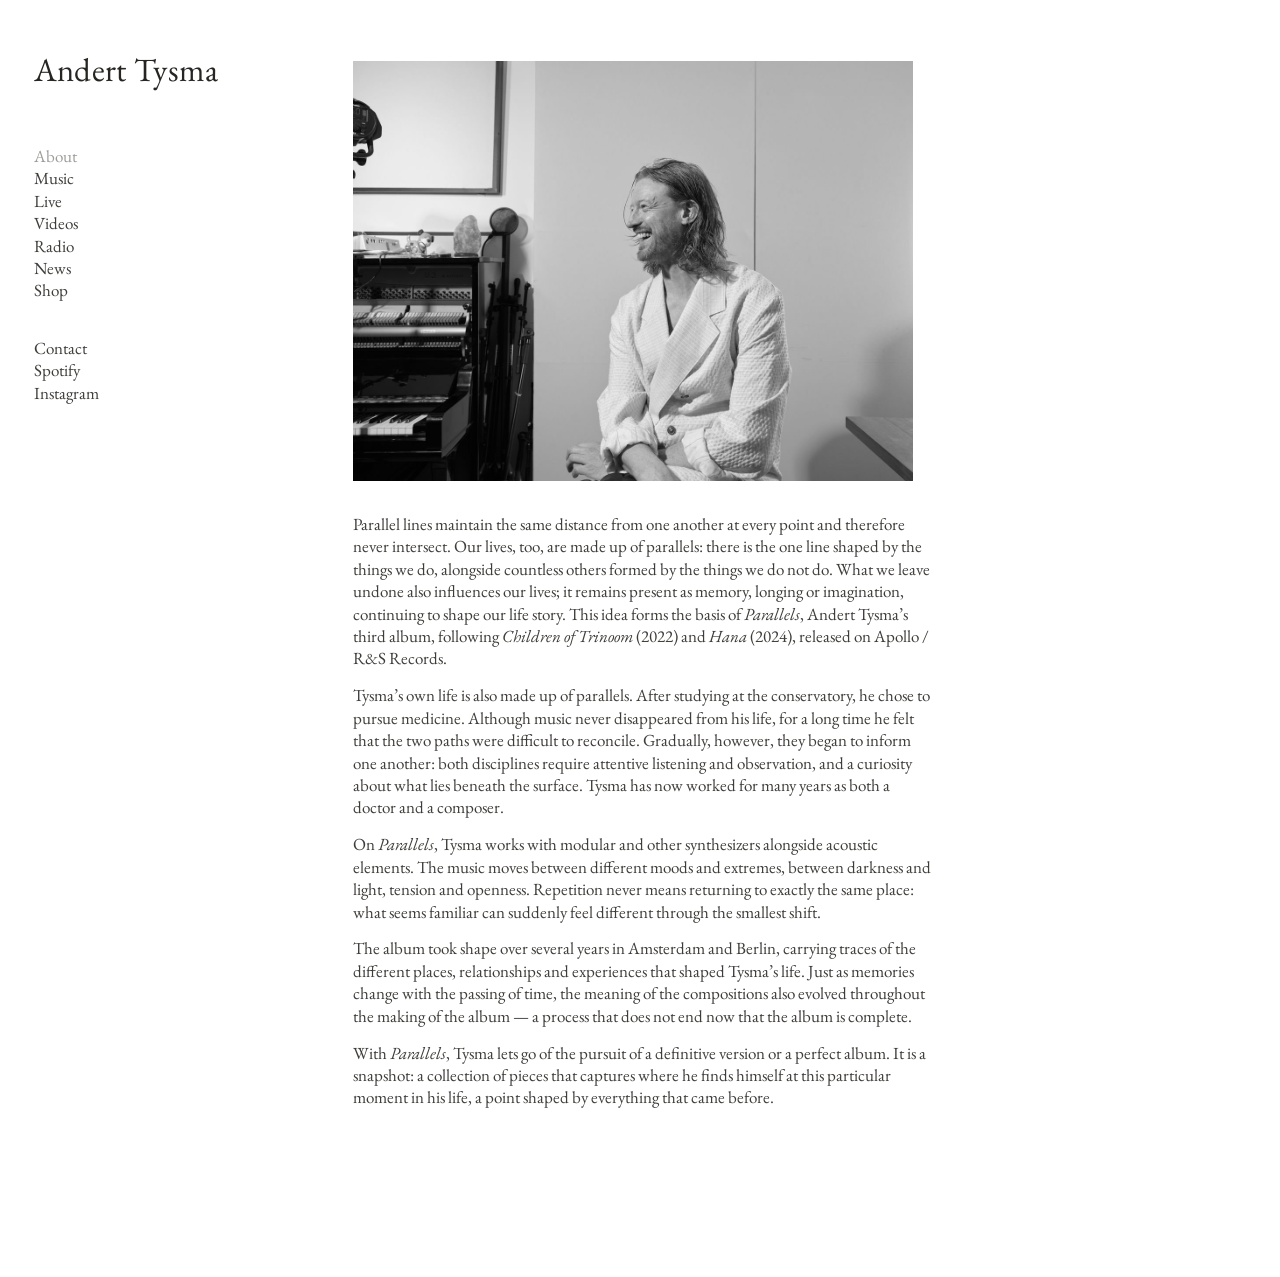
<file: about.html>
<!DOCTYPE html>
<html lang="en">
<head>
  <meta charset="utf-8">
  <meta name="viewport" content="width=device-width, initial-scale=1">
  <title>About — Andert Tysma</title>
  <meta name="description" content="Andert Tysma — Dutch composer and pianist.">
  <meta property="og:title" content="About — Andert Tysma">
  <meta property="og:image" content="assets/parallels-cover-1200.jpg">
  <link rel="icon" type="image/svg+xml" href="assets/at-logo.svg">
  <link rel="preconnect" href="https://fonts.googleapis.com">
  <link rel="preconnect" href="https://fonts.gstatic.com" crossorigin>
  <link href="https://fonts.googleapis.com/css2?family=EB+Garamond:ital,wght@0,400;0,500;1,400&display=swap" rel="stylesheet">
  <link rel="stylesheet" href="style.css">
</head>
<body>
  <div class="site">
    <nav class="side" aria-label="Main">
      <a class="name" href="index.html">Andert Tysma</a>
      <ul>
        <li><a href="about.html" aria-current="page">About</a></li>
        <li><a href="music.html">Music</a></li>
        <li><a href="live.html">Live</a></li>
        <li><a href="videos.html">Videos</a></li>
        <li><a href="radio.html">Radio</a></li>
        <li><a href="news.html">News</a></li>
        <li><a href="shop.html">Shop</a></li>
      </ul>
      <ul>
        <li><a href="contact.html">Contact</a></li>
        <li><a href="https://open.spotify.com/artist/7K5Ed9APcbqH6erstMpdcM" target="_blank" rel="noopener">Spotify</a></li>
        <li><a href="https://www.instagram.com/anderttysma/" target="_blank" rel="noopener">Instagram</a></li>
      </ul>
    </nav>

    <main class="content">
      <figure class="entry">
        <img class="portrait" src="assets/andert-tysma-portrait.jpg" alt="Andert Tysma, laughing, seated beside an open upright piano in his studio" width="1280" height="960">
      </figure>

      <section class="entry bio">
        <p>Parallel lines maintain the same distance from one another at every point and therefore never intersect. Our lives, too, are made up of parallels: there is the one line shaped by the things we do, alongside countless others formed by the things we do not do. What we leave undone also influences our lives; it remains present as memory, longing or imagination, continuing to shape our life story. This idea forms the basis of <em>Parallels</em>, Andert Tysma’s third album, following <em>Children of Trinoom</em> (2022) and <em>Hana</em> (2024), released on Apollo / R&amp;S Records.</p>
        <p>Tysma’s own life is also made up of parallels. After studying at the conservatory, he chose to pursue medicine. Although music never disappeared from his life, for a long time he felt that the two paths were difficult to reconcile. Gradually, however, they began to inform one another: both disciplines require attentive listening and observation, and a curiosity about what lies beneath the surface. Tysma has now worked for many years as both a doctor and a composer.</p>
        <p>On <em>Parallels</em>, Tysma works with modular and other synthesizers alongside acoustic elements. The music moves between different moods and extremes, between darkness and light, tension and openness. Repetition never means returning to exactly the same place: what seems familiar can suddenly feel different through the smallest shift.</p>
        <p>The album took shape over several years in Amsterdam and Berlin, carrying traces of the different places, relationships and experiences that shaped Tysma’s life. Just as memories change with the passing of time, the meaning of the compositions also evolved throughout the making of the album — a process that does not end now that the album is complete.</p>
        <p>With <em>Parallels</em>, Tysma lets go of the pursuit of a definitive version or a perfect album. It is a snapshot: a collection of pieces that captures where he finds himself at this particular moment in his life, a point shaped by everything that came before.</p>
      </section>
    </main>
  </div>
</body>
</html>
</file>
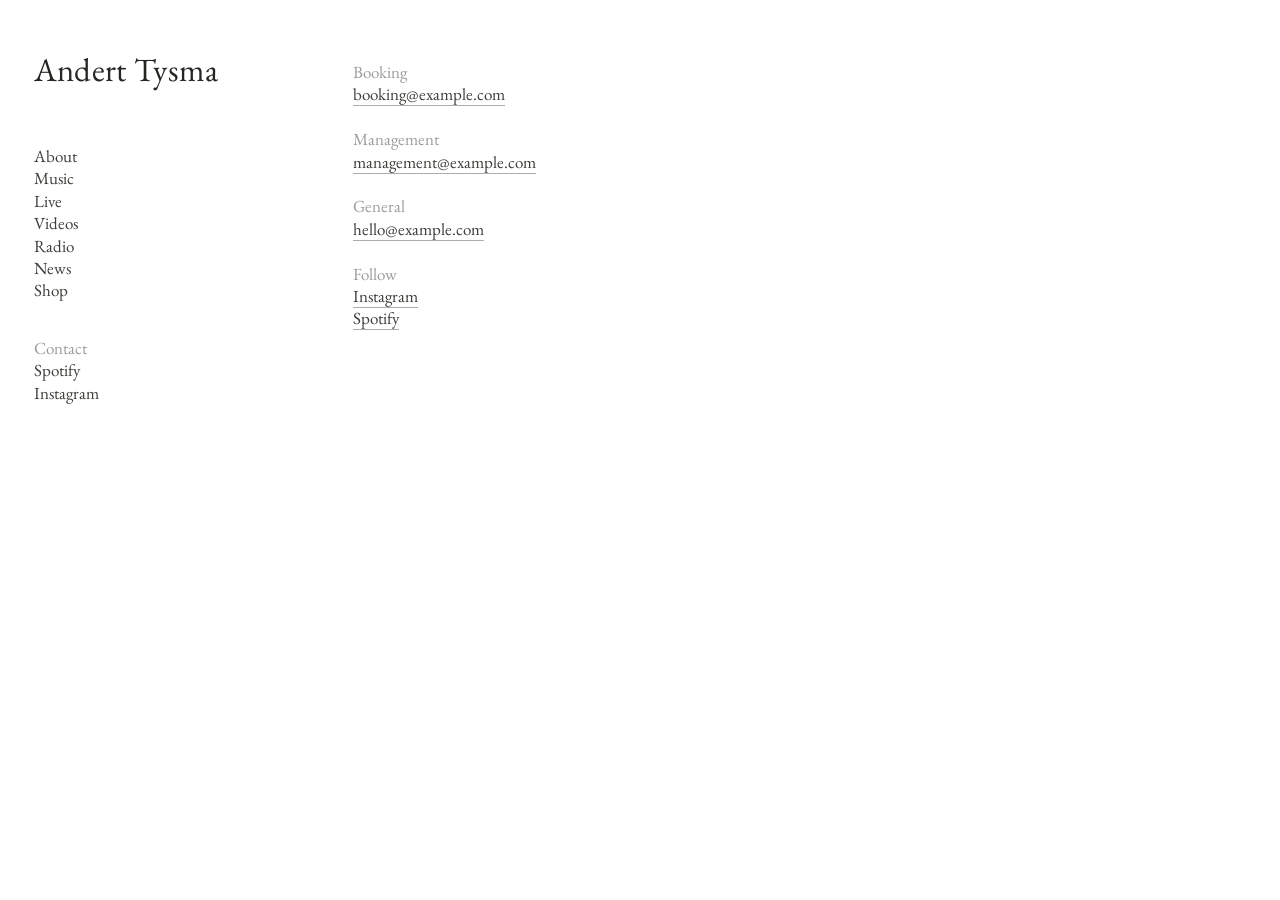
<file: contact.html>
<!DOCTYPE html>
<html lang="en">
<head>
  <meta charset="utf-8">
  <meta name="viewport" content="width=device-width, initial-scale=1">
  <title>Contact — Andert Tysma</title>
  <meta name="description" content="Andert Tysma — Dutch composer and pianist.">
  <meta property="og:title" content="Contact — Andert Tysma">
  <meta property="og:image" content="assets/parallels-cover-1200.jpg">
  <link rel="icon" type="image/svg+xml" href="assets/at-logo.svg">
  <link rel="preconnect" href="https://fonts.googleapis.com">
  <link rel="preconnect" href="https://fonts.gstatic.com" crossorigin>
  <link href="https://fonts.googleapis.com/css2?family=EB+Garamond:ital,wght@0,400;0,500;1,400&display=swap" rel="stylesheet">
  <link rel="stylesheet" href="style.css">
</head>
<body>
  <div class="site">
    <nav class="side" aria-label="Main">
      <a class="name" href="index.html">Andert Tysma</a>
      <ul>
        <li><a href="about.html">About</a></li>
        <li><a href="music.html">Music</a></li>
        <li><a href="live.html">Live</a></li>
        <li><a href="videos.html">Videos</a></li>
        <li><a href="radio.html">Radio</a></li>
        <li><a href="news.html">News</a></li>
        <li><a href="shop.html">Shop</a></li>
      </ul>
      <ul>
        <li><a href="contact.html" aria-current="page">Contact</a></li>
        <li><a href="https://open.spotify.com/artist/7K5Ed9APcbqH6erstMpdcM" target="_blank" rel="noopener">Spotify</a></li>
        <li><a href="https://www.instagram.com/anderttysma/" target="_blank" rel="noopener">Instagram</a></li>
      </ul>
    </nav>

    <main class="content">
      <section class="entry contact">
        <p><span class="meta">Booking</span><br><a href="mailto:booking@example.com">booking@example.com</a></p>
        <p><span class="meta">Management</span><br><a href="mailto:management@example.com">management@example.com</a></p>
        <p><span class="meta">General</span><br><a href="mailto:hello@example.com">hello@example.com</a></p>
        <p><span class="meta">Follow</span><br><a href="https://www.instagram.com/anderttysma/" target="_blank" rel="noopener">Instagram</a><br><a href="https://open.spotify.com/artist/7K5Ed9APcbqH6erstMpdcM" target="_blank" rel="noopener">Spotify</a></p>
      </section>
    </main>
  </div>
</body>
</html>
</file>
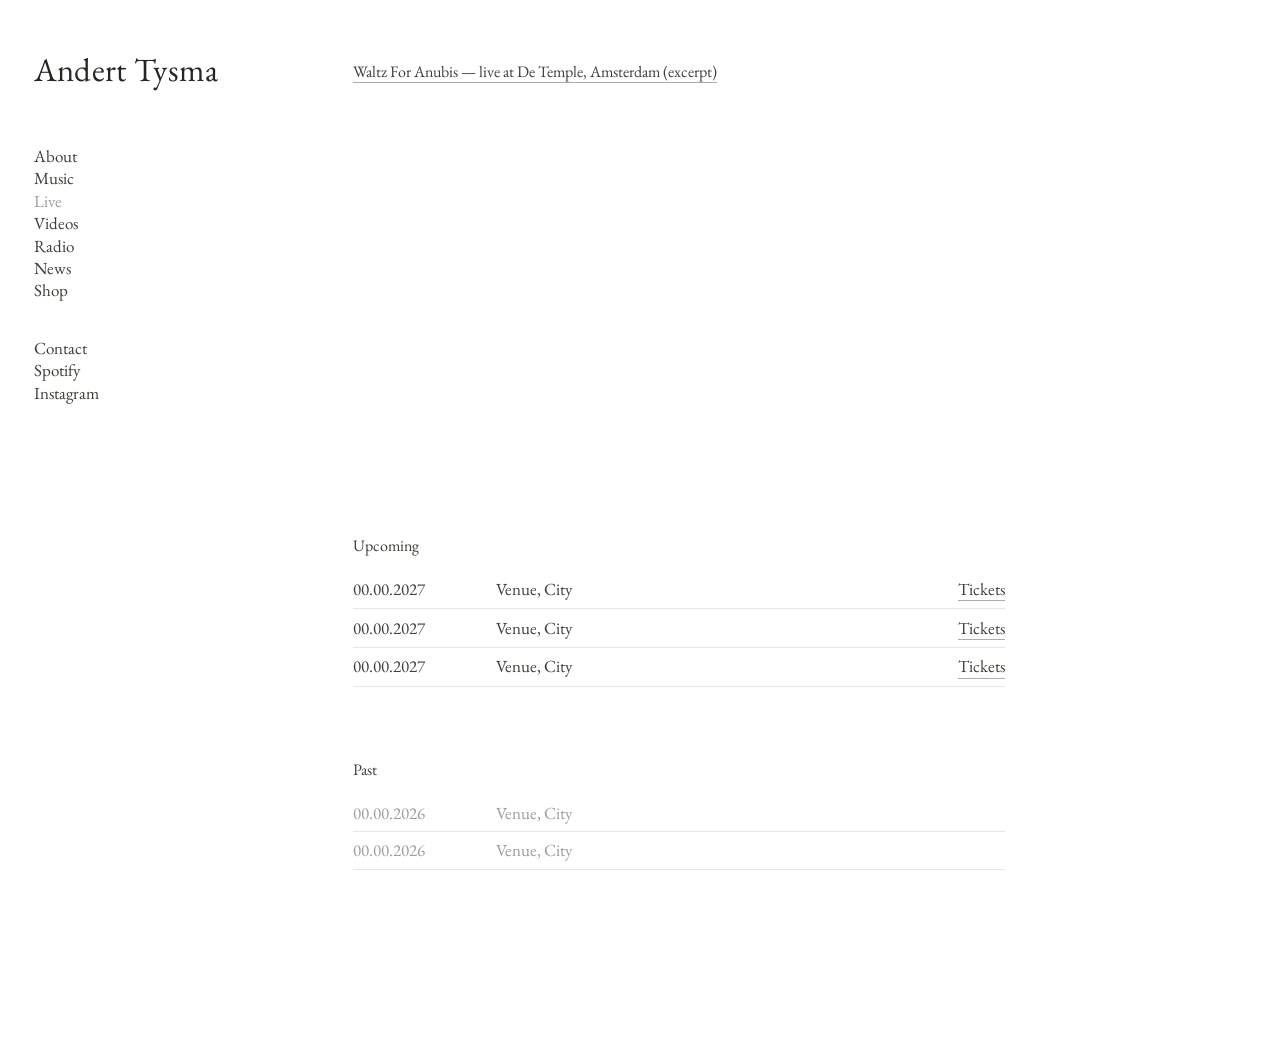
<file: live.html>
<!DOCTYPE html>
<html lang="en">
<head>
  <meta charset="utf-8">
  <meta name="viewport" content="width=device-width, initial-scale=1">
  <title>Live — Andert Tysma</title>
  <meta name="description" content="Andert Tysma — Dutch composer and pianist.">
  <meta property="og:title" content="Live — Andert Tysma">
  <meta property="og:image" content="assets/parallels-cover-1200.jpg">
  <link rel="icon" type="image/svg+xml" href="assets/at-logo.svg">
  <link rel="preconnect" href="https://fonts.googleapis.com">
  <link rel="preconnect" href="https://fonts.gstatic.com" crossorigin>
  <link href="https://fonts.googleapis.com/css2?family=EB+Garamond:ital,wght@0,400;0,500;1,400&display=swap" rel="stylesheet">
  <link rel="stylesheet" href="style.css">
</head>
<body>
  <div class="site">
    <nav class="side" aria-label="Main">
      <a class="name" href="index.html">Andert Tysma</a>
      <ul>
        <li><a href="about.html">About</a></li>
        <li><a href="music.html">Music</a></li>
        <li><a href="live.html" aria-current="page">Live</a></li>
        <li><a href="videos.html">Videos</a></li>
        <li><a href="radio.html">Radio</a></li>
        <li><a href="news.html">News</a></li>
        <li><a href="shop.html">Shop</a></li>
      </ul>
      <ul>
        <li><a href="contact.html">Contact</a></li>
        <li><a href="https://open.spotify.com/artist/7K5Ed9APcbqH6erstMpdcM" target="_blank" rel="noopener">Spotify</a></li>
        <li><a href="https://www.instagram.com/anderttysma/" target="_blank" rel="noopener">Instagram</a></li>
      </ul>
    </nav>

    <main class="content">
      <section class="entry">
        <h2><a href="https://vimeo.com/1064790010/8c70bf2b00" target="_blank" rel="noopener">Waltz For Anubis — live at De Temple, Amsterdam (excerpt)</a></h2>
        <div class="video-wrap">
          <iframe class="video" title="Waltz For Anubis — live at De Temple, Amsterdam"
                  src="https://player.vimeo.com/video/1064790010?h=8c70bf2b00&title=0&byline=0&portrait=0"
                  allow="autoplay; fullscreen; picture-in-picture" allowfullscreen loading="lazy"></iframe>
        </div>
      </section>

      <section class="entry">
        <h2>Upcoming</h2>
        <ul class="dates">
          <li><span>00.00.2027</span><span>Venue, City</span><a href="#">Tickets</a></li>
          <li><span>00.00.2027</span><span>Venue, City</span><a href="#">Tickets</a></li>
          <li><span>00.00.2027</span><span>Venue, City</span><a href="#">Tickets</a></li>
        </ul>
      </section>

      <section class="entry">
        <h2>Past</h2>
        <ul class="dates dates--past">
          <li><span>00.00.2026</span><span>Venue, City</span><span></span></li>
          <li><span>00.00.2026</span><span>Venue, City</span><span></span></li>
        </ul>
      </section>
    </main>
  </div>
</body>
</html>
</file>
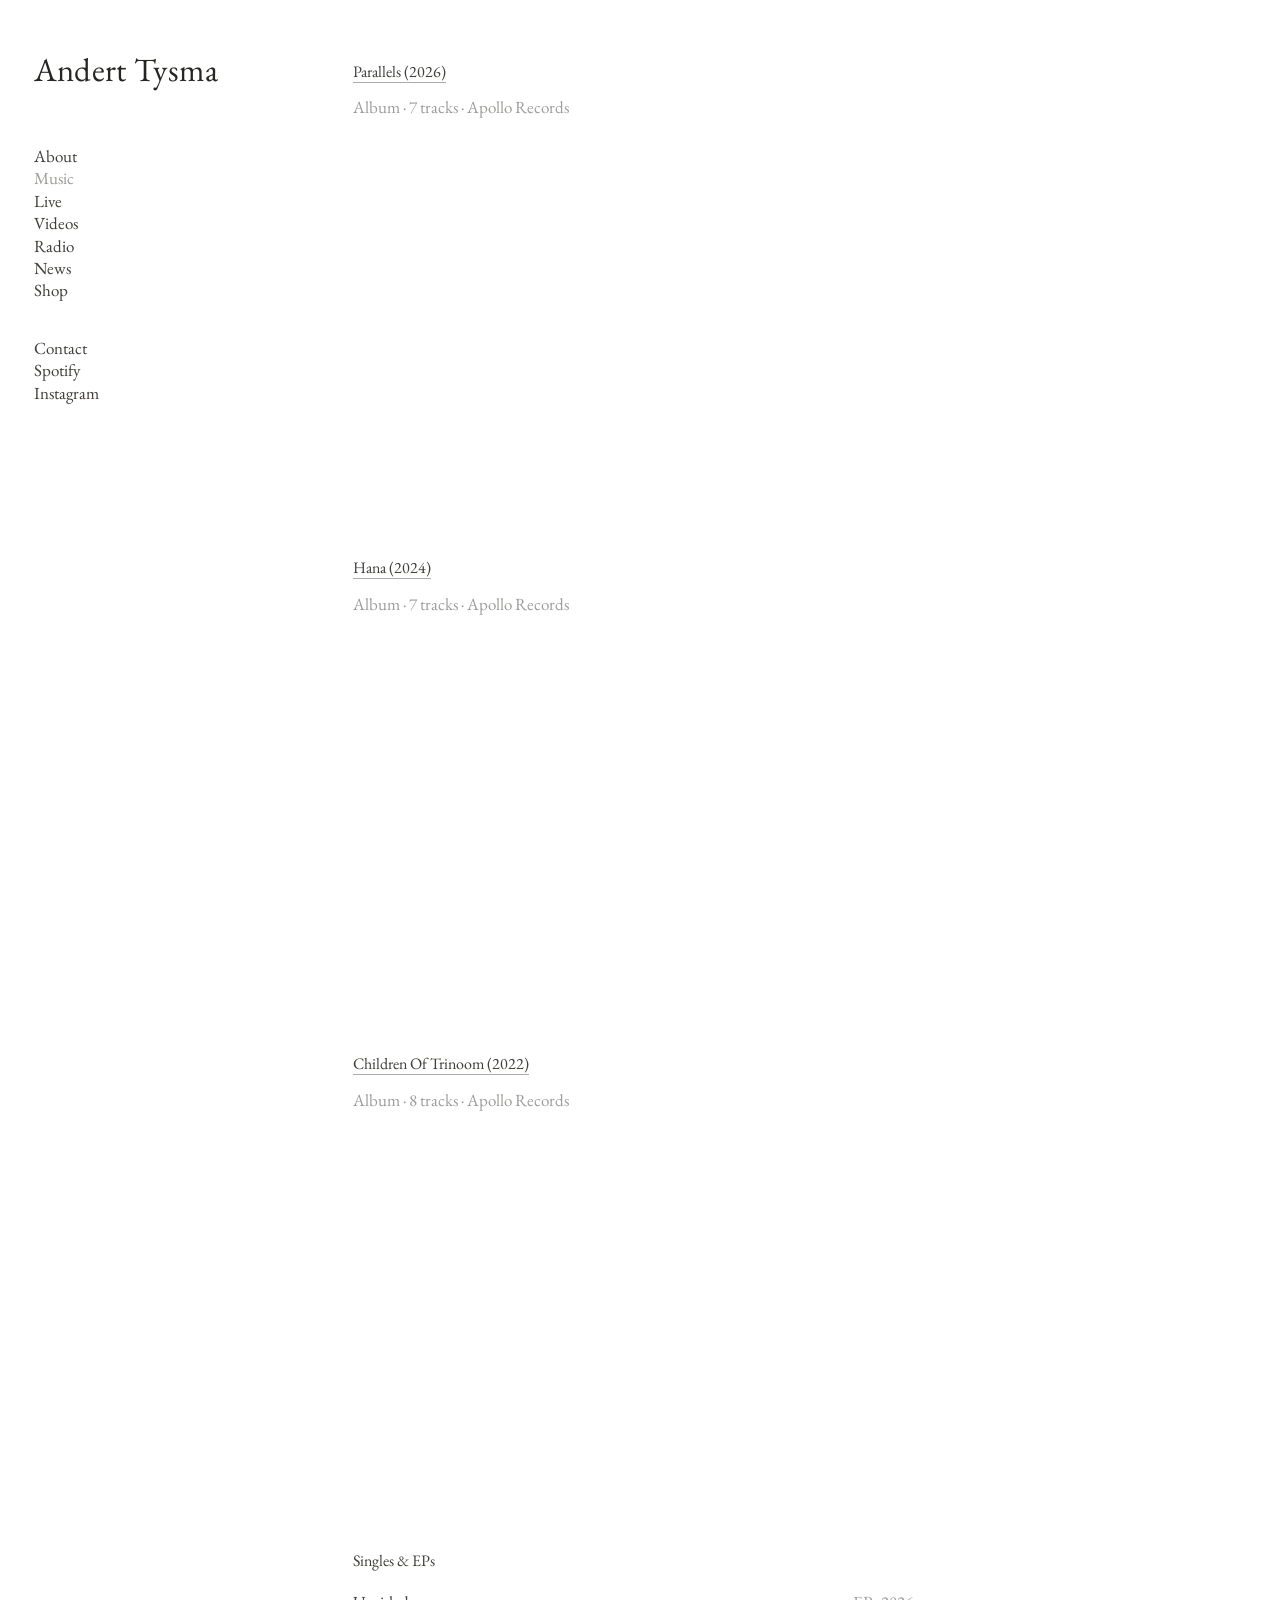
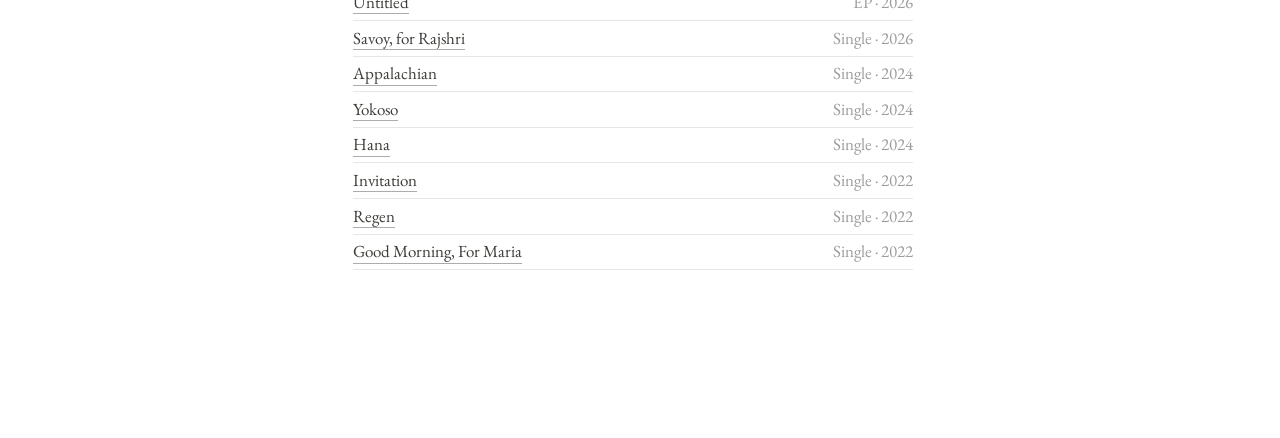
<file: music.html>
<!DOCTYPE html>
<html lang="en">
<head>
  <meta charset="utf-8">
  <meta name="viewport" content="width=device-width, initial-scale=1">
  <title>Music — Andert Tysma</title>
  <meta name="description" content="Andert Tysma — Dutch composer and pianist.">
  <meta property="og:title" content="Music — Andert Tysma">
  <meta property="og:image" content="assets/parallels-cover-1200.jpg">
  <link rel="icon" type="image/svg+xml" href="assets/at-logo.svg">
  <link rel="preconnect" href="https://fonts.googleapis.com">
  <link rel="preconnect" href="https://fonts.gstatic.com" crossorigin>
  <link href="https://fonts.googleapis.com/css2?family=EB+Garamond:ital,wght@0,400;0,500;1,400&display=swap" rel="stylesheet">
  <link rel="stylesheet" href="style.css">
</head>
<body>
  <div class="site">
    <nav class="side" aria-label="Main">
      <a class="name" href="index.html">Andert Tysma</a>
      <ul>
        <li><a href="about.html">About</a></li>
        <li><a href="music.html" aria-current="page">Music</a></li>
        <li><a href="live.html">Live</a></li>
        <li><a href="videos.html">Videos</a></li>
        <li><a href="radio.html">Radio</a></li>
        <li><a href="news.html">News</a></li>
        <li><a href="shop.html">Shop</a></li>
      </ul>
      <ul>
        <li><a href="contact.html">Contact</a></li>
        <li><a href="https://open.spotify.com/artist/7K5Ed9APcbqH6erstMpdcM" target="_blank" rel="noopener">Spotify</a></li>
        <li><a href="https://www.instagram.com/anderttysma/" target="_blank" rel="noopener">Instagram</a></li>
      </ul>
    </nav>

    <main class="content">
      <section class="entry">
        <h2><a href="https://open.spotify.com/album/44eaYDvI6Mp70MlbMGJJUe" target="_blank" rel="noopener">Parallels (2026)</a></h2>
        <p class="meta">Album · 7 tracks · Apollo Records</p>
        <iframe class="player" title="Parallels on Spotify"
                src="https://open.spotify.com/embed/album/44eaYDvI6Mp70MlbMGJJUe?utm_source=generator&theme=0"
                allow="autoplay; clipboard-write; encrypted-media; fullscreen; picture-in-picture"
                loading="lazy"></iframe>
      </section>

      <section class="entry">
        <h2><a href="https://open.spotify.com/album/1MX9bTtzz6Z5Pt2BxV4ynk" target="_blank" rel="noopener">Hana (2024)</a></h2>
        <p class="meta">Album · 7 tracks · Apollo Records</p>
        <iframe class="player" title="Hana on Spotify"
                src="https://open.spotify.com/embed/album/1MX9bTtzz6Z5Pt2BxV4ynk?utm_source=generator&theme=0"
                allow="autoplay; clipboard-write; encrypted-media; fullscreen; picture-in-picture"
                loading="lazy"></iframe>
      </section>

      <section class="entry">
        <h2><a href="https://open.spotify.com/album/7wo4YqqpbR9v7WY0BY5eQY" target="_blank" rel="noopener">Children Of Trinoom (2022)</a></h2>
        <p class="meta">Album · 8 tracks · Apollo Records</p>
        <iframe class="player" title="Children Of Trinoom on Spotify"
                src="https://open.spotify.com/embed/album/7wo4YqqpbR9v7WY0BY5eQY?utm_source=generator&theme=0"
                allow="autoplay; clipboard-write; encrypted-media; fullscreen; picture-in-picture"
                loading="lazy"></iframe>
      </section>

      <section class="entry">
        <h2>Singles &amp; EPs</h2>
        <ul class="releases">
          <li><a href="https://open.spotify.com/album/1LBzOPwyyg4eh9DSSXVMRX" target="_blank" rel="noopener">Untitled</a><span class="meta">EP · 2026</span></li>
          <li><a href="https://open.spotify.com/album/6kLeTPsQPO8qdDdfUz4sgO" target="_blank" rel="noopener">Savoy, for Rajshri</a><span class="meta">Single · 2026</span></li>
          <li><a href="https://open.spotify.com/album/2KzAXQQHGMs01WcztdhKEj" target="_blank" rel="noopener">Appalachian</a><span class="meta">Single · 2024</span></li>
          <li><a href="https://open.spotify.com/album/5eqjcP1TrmAqKZ2PXMaxo6" target="_blank" rel="noopener">Yokoso</a><span class="meta">Single · 2024</span></li>
          <li><a href="https://open.spotify.com/album/5z0vSJkNRWBeMTqmrjT3yl" target="_blank" rel="noopener">Hana</a><span class="meta">Single · 2024</span></li>
          <li><a href="https://open.spotify.com/album/2EeprQX8rtTxGVVUIPaEPg" target="_blank" rel="noopener">Invitation</a><span class="meta">Single · 2022</span></li>
          <li><a href="https://open.spotify.com/album/7fnwqmZqrXd9TVUxXsnErE" target="_blank" rel="noopener">Regen</a><span class="meta">Single · 2022</span></li>
          <li><a href="https://open.spotify.com/album/5b4sqB77VfYOXR9gkCzDI1" target="_blank" rel="noopener">Good Morning, For Maria</a><span class="meta">Single · 2022</span></li>
        </ul>
      </section>
    </main>
  </div>
</body>
</html>
</file>
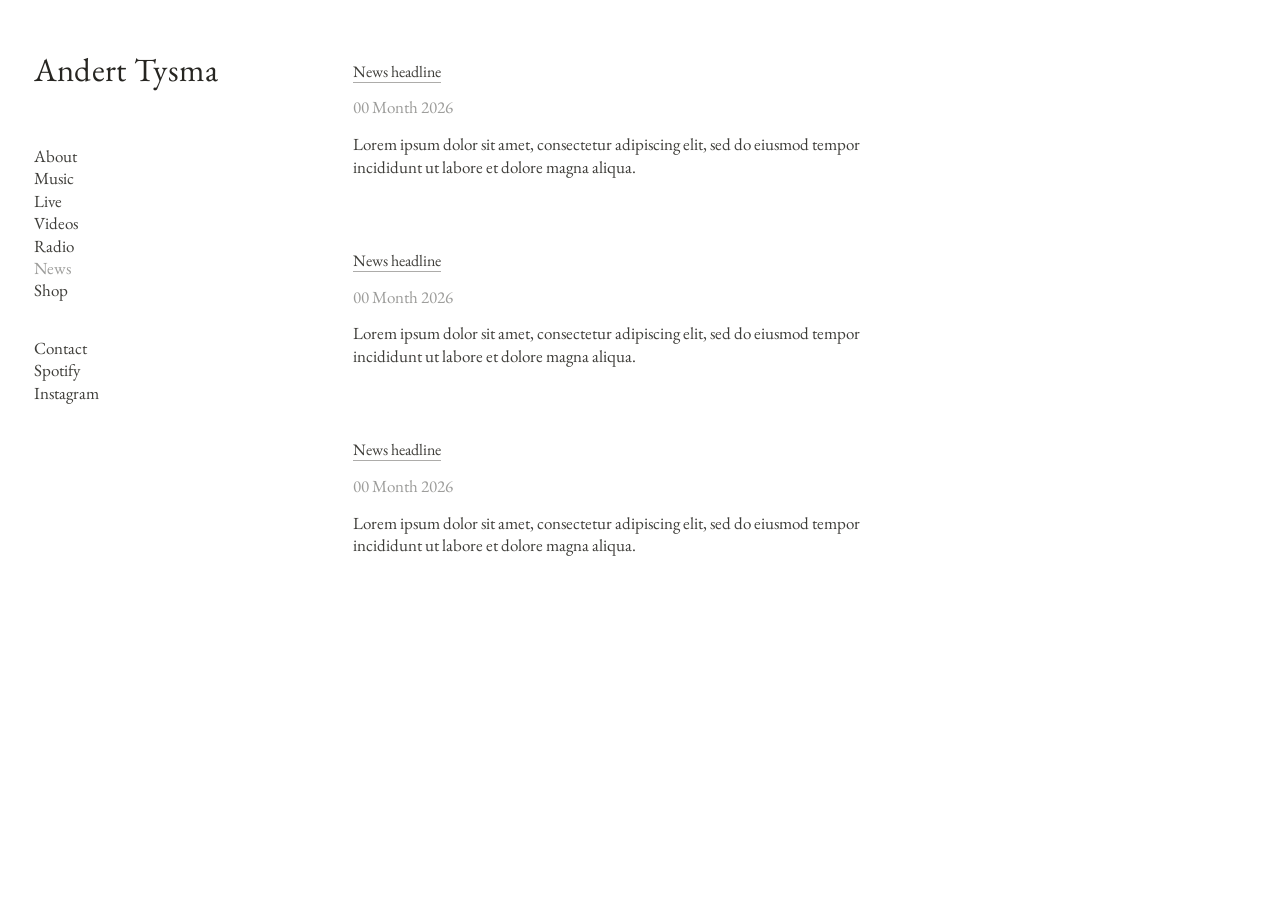
<file: news.html>
<!DOCTYPE html>
<html lang="en">
<head>
  <meta charset="utf-8">
  <meta name="viewport" content="width=device-width, initial-scale=1">
  <title>News — Andert Tysma</title>
  <meta name="description" content="Andert Tysma — Dutch composer and pianist.">
  <meta property="og:title" content="News — Andert Tysma">
  <meta property="og:image" content="assets/parallels-cover-1200.jpg">
  <link rel="icon" type="image/svg+xml" href="assets/at-logo.svg">
  <link rel="preconnect" href="https://fonts.googleapis.com">
  <link rel="preconnect" href="https://fonts.gstatic.com" crossorigin>
  <link href="https://fonts.googleapis.com/css2?family=EB+Garamond:ital,wght@0,400;0,500;1,400&display=swap" rel="stylesheet">
  <link rel="stylesheet" href="style.css">
</head>
<body>
  <div class="site">
    <nav class="side" aria-label="Main">
      <a class="name" href="index.html">Andert Tysma</a>
      <ul>
        <li><a href="about.html">About</a></li>
        <li><a href="music.html">Music</a></li>
        <li><a href="live.html">Live</a></li>
        <li><a href="videos.html">Videos</a></li>
        <li><a href="radio.html">Radio</a></li>
        <li><a href="news.html" aria-current="page">News</a></li>
        <li><a href="shop.html">Shop</a></li>
      </ul>
      <ul>
        <li><a href="contact.html">Contact</a></li>
        <li><a href="https://open.spotify.com/artist/7K5Ed9APcbqH6erstMpdcM" target="_blank" rel="noopener">Spotify</a></li>
        <li><a href="https://www.instagram.com/anderttysma/" target="_blank" rel="noopener">Instagram</a></li>
      </ul>
    </nav>

    <main class="content">
      <article class="entry">
        <h2><a href="#">News headline</a></h2>
        <p class="meta">00 Month 2026</p>
        <p>Lorem ipsum dolor sit amet, consectetur adipiscing elit, sed do eiusmod tempor incididunt ut labore et dolore magna aliqua.</p>
      </article>

      <article class="entry">
        <h2><a href="#">News headline</a></h2>
        <p class="meta">00 Month 2026</p>
        <p>Lorem ipsum dolor sit amet, consectetur adipiscing elit, sed do eiusmod tempor incididunt ut labore et dolore magna aliqua.</p>
      </article>

      <article class="entry">
        <h2><a href="#">News headline</a></h2>
        <p class="meta">00 Month 2026</p>
        <p>Lorem ipsum dolor sit amet, consectetur adipiscing elit, sed do eiusmod tempor incididunt ut labore et dolore magna aliqua.</p>
      </article>
    </main>
  </div>
</body>
</html>
</file>
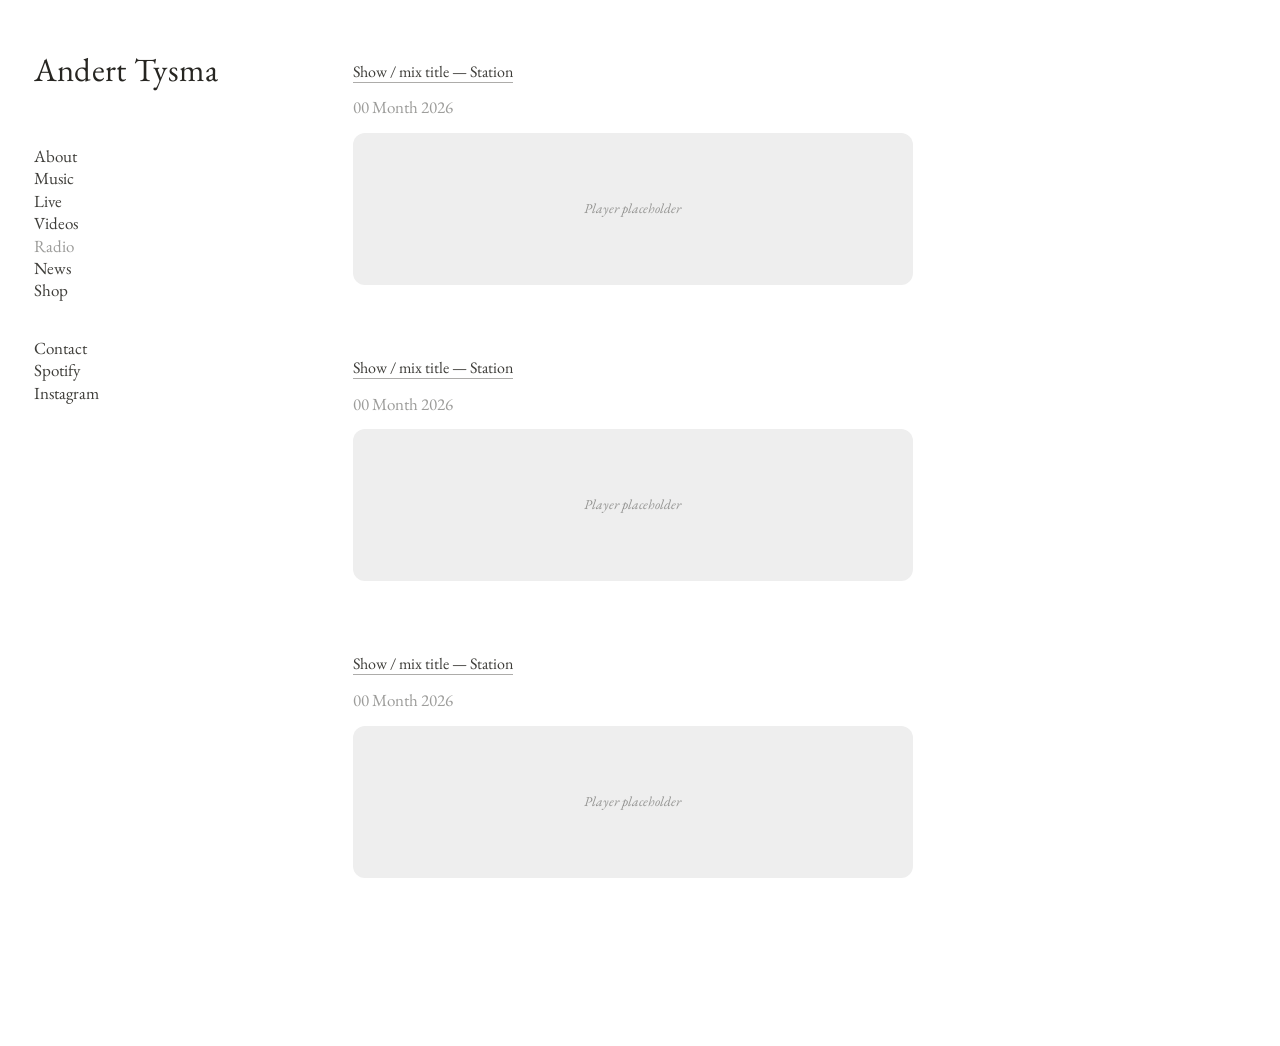
<file: radio.html>
<!DOCTYPE html>
<html lang="en">
<head>
  <meta charset="utf-8">
  <meta name="viewport" content="width=device-width, initial-scale=1">
  <title>Radio — Andert Tysma</title>
  <meta name="description" content="Andert Tysma — Dutch composer and pianist.">
  <meta property="og:title" content="Radio — Andert Tysma">
  <meta property="og:image" content="assets/parallels-cover-1200.jpg">
  <link rel="icon" type="image/svg+xml" href="assets/at-logo.svg">
  <link rel="preconnect" href="https://fonts.googleapis.com">
  <link rel="preconnect" href="https://fonts.gstatic.com" crossorigin>
  <link href="https://fonts.googleapis.com/css2?family=EB+Garamond:ital,wght@0,400;0,500;1,400&display=swap" rel="stylesheet">
  <link rel="stylesheet" href="style.css">
</head>
<body>
  <div class="site">
    <nav class="side" aria-label="Main">
      <a class="name" href="index.html">Andert Tysma</a>
      <ul>
        <li><a href="about.html">About</a></li>
        <li><a href="music.html">Music</a></li>
        <li><a href="live.html">Live</a></li>
        <li><a href="videos.html">Videos</a></li>
        <li><a href="radio.html" aria-current="page">Radio</a></li>
        <li><a href="news.html">News</a></li>
        <li><a href="shop.html">Shop</a></li>
      </ul>
      <ul>
        <li><a href="contact.html">Contact</a></li>
        <li><a href="https://open.spotify.com/artist/7K5Ed9APcbqH6erstMpdcM" target="_blank" rel="noopener">Spotify</a></li>
        <li><a href="https://www.instagram.com/anderttysma/" target="_blank" rel="noopener">Instagram</a></li>
      </ul>
    </nav>

    <main class="content">
      <section class="entry">
        <h2><a href="#">Show / mix title — Station</a></h2>
        <p class="meta">00 Month 2026</p>
        <!-- Paste a SoundCloud / Mixcloud / NTS embed here -->
        <div class="ph ph--player">Player placeholder</div>
      </section>

      <section class="entry">
        <h2><a href="#">Show / mix title — Station</a></h2>
        <p class="meta">00 Month 2026</p>
        <!-- Paste a SoundCloud / Mixcloud / NTS embed here -->
        <div class="ph ph--player">Player placeholder</div>
      </section>

      <section class="entry">
        <h2><a href="#">Show / mix title — Station</a></h2>
        <p class="meta">00 Month 2026</p>
        <!-- Paste a SoundCloud / Mixcloud / NTS embed here -->
        <div class="ph ph--player">Player placeholder</div>
      </section>
    </main>
  </div>
</body>
</html>
</file>
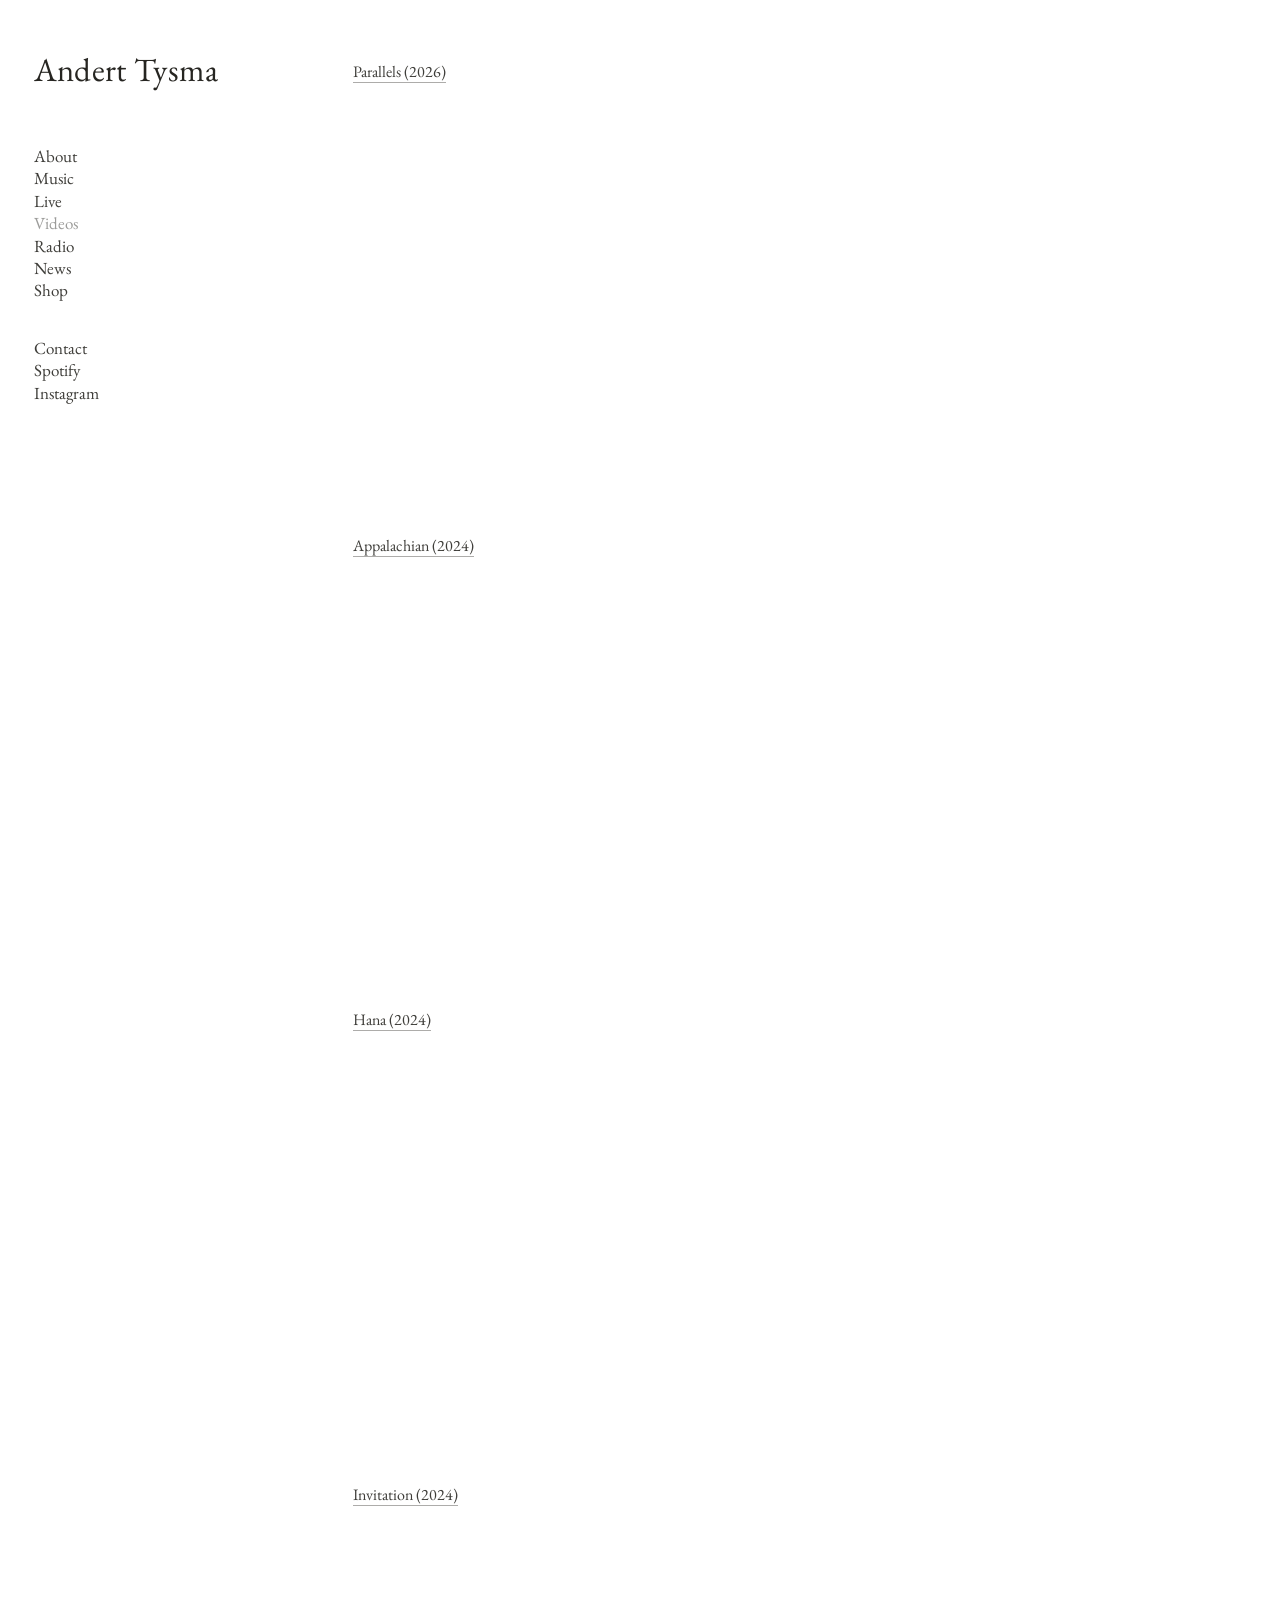
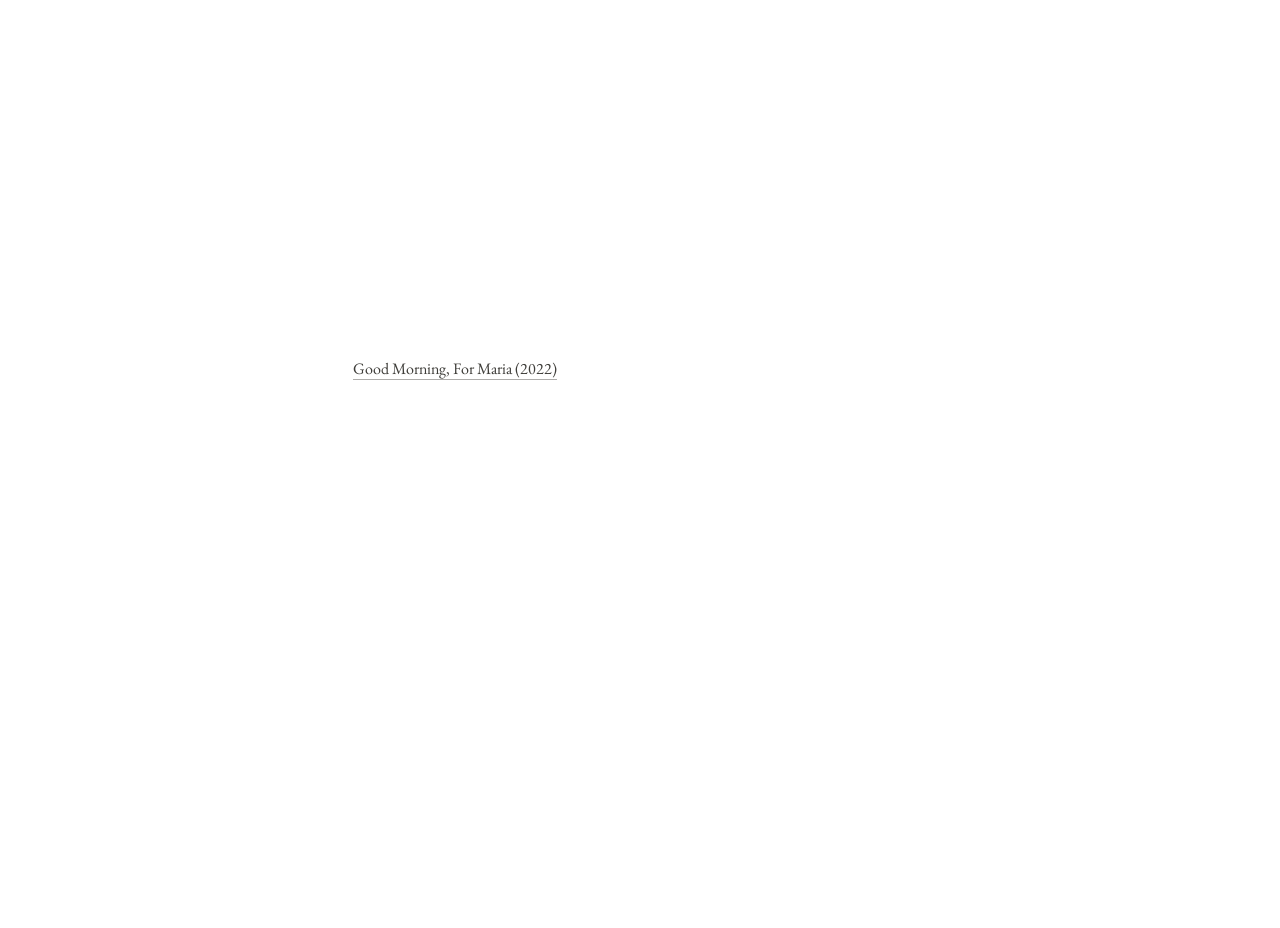
<file: videos.html>
<!DOCTYPE html>
<html lang="en">
<head>
  <meta charset="utf-8">
  <meta name="viewport" content="width=device-width, initial-scale=1">
  <title>Videos — Andert Tysma</title>
  <meta name="description" content="Andert Tysma — Dutch composer and pianist.">
  <meta property="og:title" content="Videos — Andert Tysma">
  <meta property="og:image" content="assets/parallels-cover-1200.jpg">
  <link rel="icon" type="image/svg+xml" href="assets/at-logo.svg">
  <link rel="preconnect" href="https://fonts.googleapis.com">
  <link rel="preconnect" href="https://fonts.gstatic.com" crossorigin>
  <link href="https://fonts.googleapis.com/css2?family=EB+Garamond:ital,wght@0,400;0,500;1,400&display=swap" rel="stylesheet">
  <link rel="stylesheet" href="style.css">
</head>
<body>
  <div class="site">
    <nav class="side" aria-label="Main">
      <a class="name" href="index.html">Andert Tysma</a>
      <ul>
        <li><a href="about.html">About</a></li>
        <li><a href="music.html">Music</a></li>
        <li><a href="live.html">Live</a></li>
        <li><a href="videos.html" aria-current="page">Videos</a></li>
        <li><a href="radio.html">Radio</a></li>
        <li><a href="news.html">News</a></li>
        <li><a href="shop.html">Shop</a></li>
      </ul>
      <ul>
        <li><a href="contact.html">Contact</a></li>
        <li><a href="https://open.spotify.com/artist/7K5Ed9APcbqH6erstMpdcM" target="_blank" rel="noopener">Spotify</a></li>
        <li><a href="https://www.instagram.com/anderttysma/" target="_blank" rel="noopener">Instagram</a></li>
      </ul>
    </nav>

    <main class="content">
      <section class="entry">
        <h2><a href="https://www.youtube.com/watch?v=qu-RlyP2Hc8" target="_blank" rel="noopener">Parallels (2026)</a></h2>
        <iframe class="video" title="Andert Tysma — Parallels"
                src="https://www.youtube.com/embed/qu-RlyP2Hc8?rel=0"
                referrerpolicy="strict-origin-when-cross-origin"
                allow="accelerometer; autoplay; clipboard-write; encrypted-media; gyroscope; picture-in-picture; web-share"
                allowfullscreen loading="lazy"></iframe>
      </section>

      <section class="entry">
        <h2><a href="https://www.youtube.com/watch?v=R7_wG4uY0Mc" target="_blank" rel="noopener">Appalachian (2024)</a></h2>
        <iframe class="video" title="Andert Tysma — Appalachian"
                src="https://www.youtube.com/embed/R7_wG4uY0Mc?rel=0"
                referrerpolicy="strict-origin-when-cross-origin"
                allow="accelerometer; autoplay; clipboard-write; encrypted-media; gyroscope; picture-in-picture; web-share"
                allowfullscreen loading="lazy"></iframe>
      </section>

      <section class="entry">
        <h2><a href="https://www.youtube.com/watch?v=959mAJRuTiE" target="_blank" rel="noopener">Hana (2024)</a></h2>
        <iframe class="video" title="Andert Tysma — Hana"
                src="https://www.youtube.com/embed/959mAJRuTiE?rel=0"
                referrerpolicy="strict-origin-when-cross-origin"
                allow="accelerometer; autoplay; clipboard-write; encrypted-media; gyroscope; picture-in-picture; web-share"
                allowfullscreen loading="lazy"></iframe>
      </section>

      <section class="entry">
        <h2><a href="https://youtu.be/7UViXxFYBxI?si=KUvM69s3K2MMrVCi" target="_blank" rel="noopener">Invitation (2024)</a></h2>
        <iframe class="video" title="Andert Tysma — Invitation"
                src="https://youtu.be/7UViXxFYBxI?si=KUvM69s3K2MMrVCi?rel=0"
                referrerpolicy="strict-origin-when-cross-origin"
                allow="accelerometer; autoplay; clipboard-write; encrypted-media; gyroscope; picture-in-picture; web-share"
                allowfullscreen loading="lazy"></iframe>
      </section>

      

      <section class="entry">
        <h2><a href="https://www.youtube.com/watch?v=JKflxYLWBZQ" target="_blank" rel="noopener">Good Morning, For Maria (2022)</a></h2>
        <iframe class="video" title="Andert Tysma — Good Morning, For Maria"
                src="https://www.youtube.com/embed/JKflxYLWBZQ?rel=0"
                referrerpolicy="strict-origin-when-cross-origin"
                allow="accelerometer; autoplay; clipboard-write; encrypted-media; gyroscope; picture-in-picture; web-share"
                allowfullscreen loading="lazy"></iframe>
      </section>
    </main>
  </div>
</body>
</html>
</file>
<file: style.css>
/* Andert Tysma — layout after kmru.info: name + stacked menu on the left,
   content column starting ~38% across. */

:root {
  --panna: #ffffff;              /* white background */
  --ink: rgba(20, 18, 14, 0.82);
  --ink-strong: rgba(20, 18, 14, 0.92);
  --ink-dim: rgba(20, 18, 14, 0.42);
  --line: rgba(20, 18, 14, 0.35);
  --ph: rgba(20, 18, 14, 0.07);  /* placeholder boxes */
  --serif: "EB Garamond", Garamond, "Adobe Garamond Pro", "Times New Roman", serif;
  --left: 2.1rem;                /* outer margin, like KMRU's 33px */
  --top: 3.4rem;
}

* { box-sizing: border-box; margin: 0; padding: 0; }

html { -webkit-text-size-adjust: 100%; }

body {
  background: var(--panna);
  color: var(--ink);
  font-family: var(--serif);
  font-size: 17px;
  line-height: 1.32;
  -webkit-font-smoothing: antialiased;
}

a { color: inherit; text-decoration: none; }
ul { list-style: none; }

/* ---------- LAYOUT ---------- */
.site {
  display: grid;
  grid-template-columns: max-content 1fr;
  min-height: 100vh;
}

.side {
  position: sticky;
  top: 0;
  align-self: start;
  height: 100vh;
  padding: var(--top) 0 var(--top) var(--left);
  overflow-y: auto;
}

.name {
  display: inline-block;
  font-size: 2.05rem;
  line-height: 1;
  color: var(--ink-strong);
  letter-spacing: 0.01em;
  margin-bottom: 3.6rem;
}

.side ul + ul { margin-top: 2.2rem; }   /* gap before Contact, as on KMRU */
.side li a { display: inline-block; transition: color .2s; }
.side li a:hover,
.side li a[aria-current="page"] { color: var(--ink-dim); }

.content {
  /* gap to the menu: half of the earlier 38.5% column */
  padding: calc(var(--top) + 0.4rem) var(--left) 6rem clamp(4rem, 10.5vw, 9rem);
  max-width: 820px;
}

/* ---------- HOME ---------- */
.home-logo {
  display: block;
  width: 120px;
  margin-top: 3.6rem;   /* lines up with the top of the menu, where KMRU's photo sits */
  color: var(--ink-strong);
}
.home-logo svg { display: block; width: 100%; height: auto; }

/* Home: big logo (3x) centred on the whole page, name underneath */
.home-hero {
  position: fixed;
  inset: 0;
  display: flex;
  flex-direction: column;
  align-items: center;
  justify-content: flex-start;   /* logo high on the page */
  padding-top: 2rem;
  pointer-events: none;          /* keep the menu clickable */
}
.home-hero .home-logo {
  pointer-events: auto;
  width: 360px;                  /* 3x the old 120px */
  max-width: 80vw;
  margin-top: 0;
}
.home-hero .home-logo svg { max-height: 72vh; width: auto; margin: 0 auto; }
/* Home: top of the menu lines up with the top of the logo
   (the logo drawing starts ~5% below the top of its box) */
.side--home { padding-top: calc(1.75rem + min(32px, 3.8vh)); }
.home-name {
  margin-top: 2.6rem;
  /* sharp live text in Lora, matching the logotype; ~7% wider than the logo */
  font-family: "Lora", Georgia, serif;
  font-weight: 400;
  font-size: min(50px, 5.93vh);
  line-height: 1;
  text-transform: uppercase;
  white-space: nowrap;
  color: var(--ink-strong);
  text-align: center;
}

/* ---------- ENTRIES ---------- */
.entry { margin-bottom: 4.5rem; }
.entry > * + * { margin-top: 0.9rem; }

h2 {
  font-size: 1rem;
  font-weight: 400;
}
h2 a, .content p a, .dates a, .shop a {
  border-bottom: 1px solid var(--line);
  transition: border-color .2s, color .2s;
}
h2 a:hover, .content p a:hover, .dates a:hover, .shop a:hover {
  color: var(--ink-dim);
  border-color: transparent;
}

.content p { max-width: 34em; }
.content p + p { margin-top: 0.9rem; }
.meta { color: var(--ink-dim); }
.placeholder { color: var(--ink-dim); font-style: italic; }

.player { display: block; width: 100%; max-width: 560px; height: 352px; border: 0; border-radius: 12px; }
.video  { display: block; width: 100%; aspect-ratio: 16 / 9; border: 0; }
figure.entry { margin-bottom: 2rem; }
.portrait { display: block; width: 100%; max-width: 560px; height: auto; }

/* placeholder boxes */
.ph {
  display: flex; align-items: center; justify-content: center;
  background: var(--ph);
  color: var(--ink-dim);
  font-size: 0.85rem;
  font-style: italic;
}
.ph--player { max-width: 560px; height: 152px; border-radius: 12px; }
.ph--video  { width: 100%; aspect-ratio: 16 / 9; }
.ph--square { width: 100%; aspect-ratio: 1; }

/* live dates */
.dates li {
  display: grid;
  grid-template-columns: 7.5em 1fr auto;
  gap: 1rem;
  padding: 0.45rem 0;
  border-bottom: 1px solid rgba(20,18,14,0.1);
}
.dates--past { color: var(--ink-dim); }

/* shop */
.shop {
  display: grid;
  grid-template-columns: repeat(auto-fill, minmax(170px, 1fr));
  gap: 2rem 1.5rem;
}
.shop li { display: grid; gap: 0.5rem; justify-items: start; }

/* singles & EPs list */
.releases li {
  display: flex; justify-content: space-between; gap: 1rem;
  max-width: 560px;
  padding: 0.35rem 0;
  border-bottom: 1px solid rgba(20,18,14,0.1);
}
.releases a { border-bottom: 1px solid var(--line); }
.releases a:hover { color: var(--ink-dim); border-color: transparent; }

.contact p + p { margin-top: 1.4rem; }

/* ---------- SMALL SCREENS ---------- */
@media (max-width: 720px) {
  :root { --left: 1.4rem; --top: 2rem; }
  .site { grid-template-columns: 1fr; align-content: start; }
  .side { position: static; height: auto; padding: var(--top) var(--left) 0; }
  .name { margin-bottom: 1.6rem; }
  .side ul + ul { margin-top: 1.2rem; }
  .content { padding: 2.6rem var(--left) 4rem; }
  .home-logo { margin-top: 0.5rem; width: 105px; }
  .side--home { padding-top: var(--top); }
  .home-hero { position: static; padding: 2rem 0; }
  .home-hero .home-logo { width: 315px; max-width: 80vw; }
  .home-hero .home-logo svg { max-height: 60vh; }
  .home-name { margin-top: 1.8rem; }
  .home-name { font-size: min(43px, 4.93vh, 9.5vw); }
}
</file>
